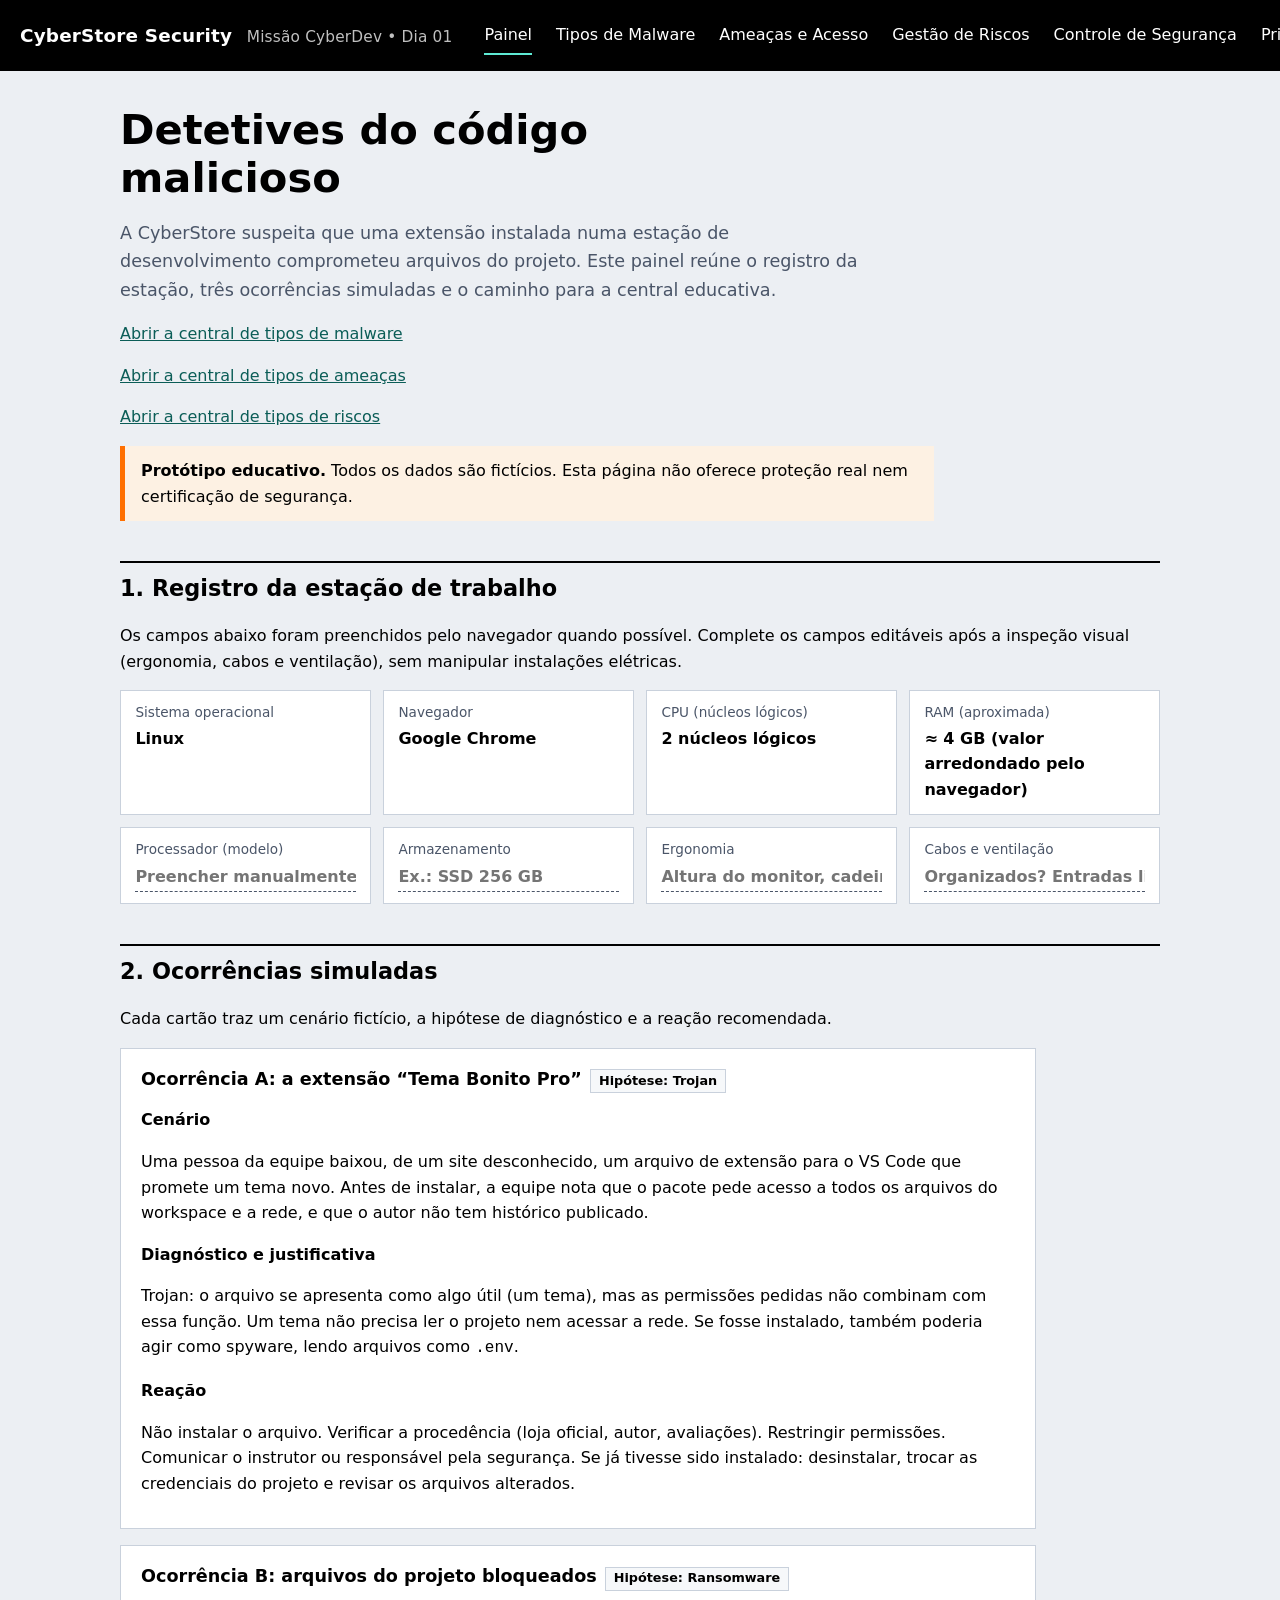
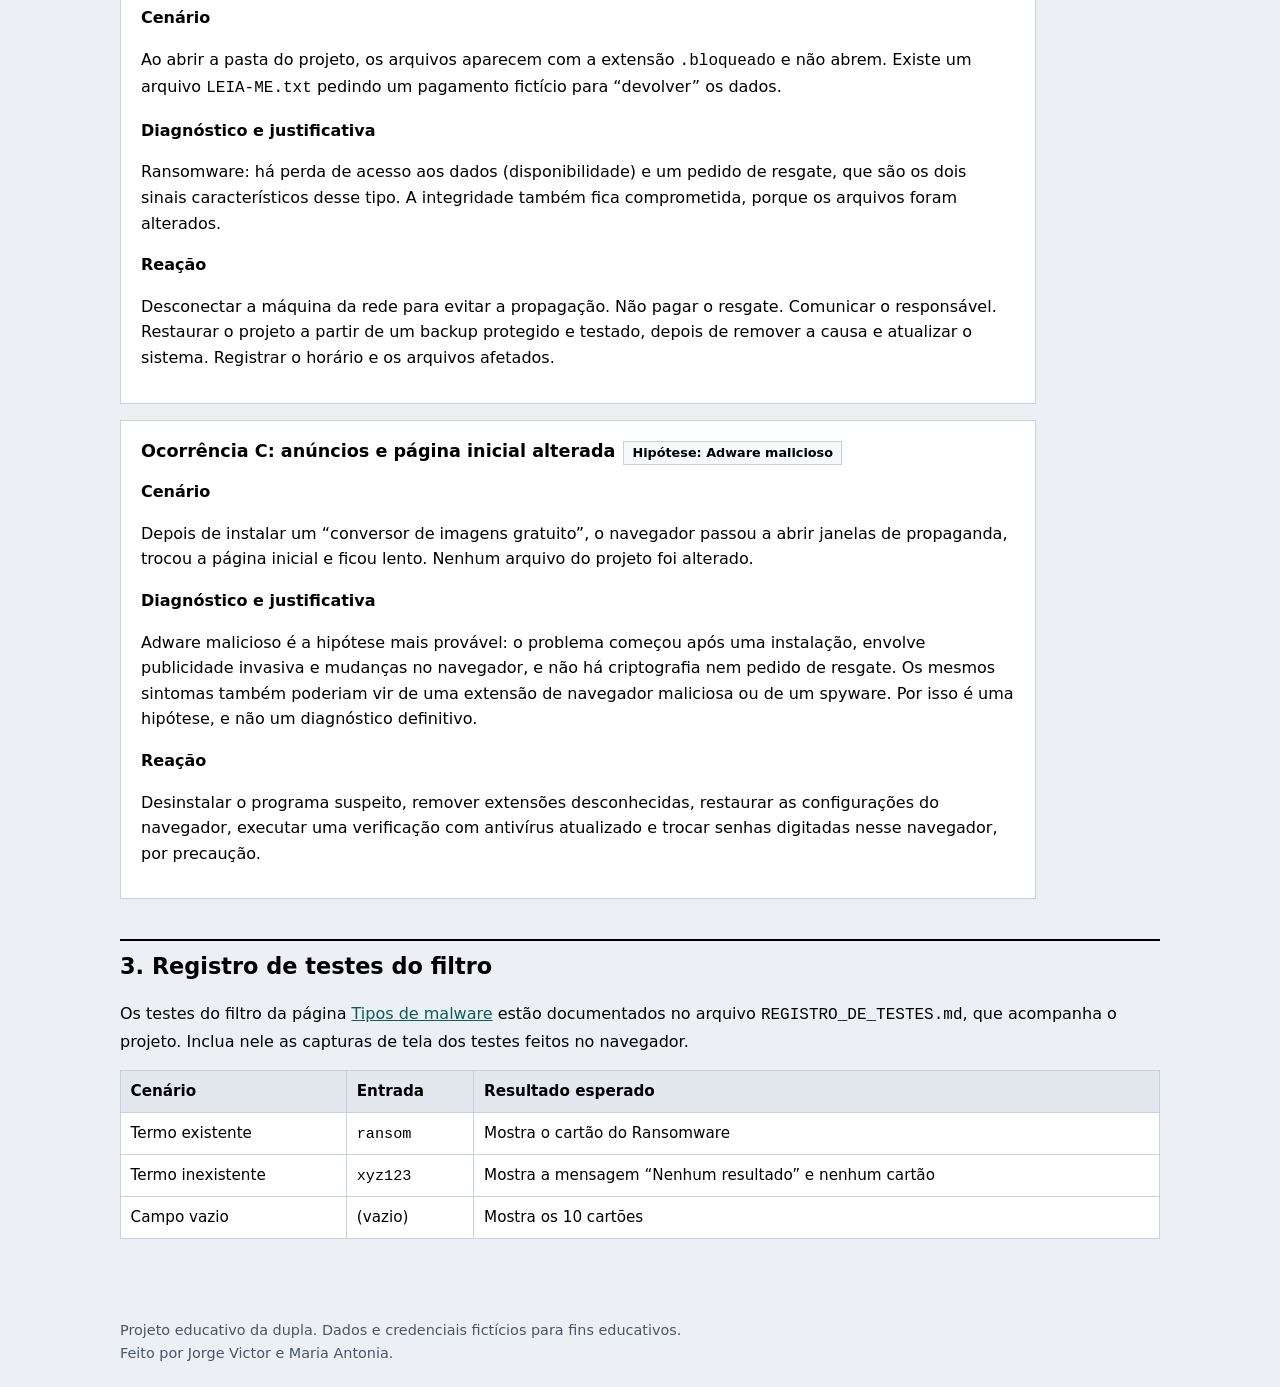
<file: index.html>
<!DOCTYPE html>
<html lang="pt-BR">

<head>
  <meta charset="UTF-8">
  <meta name="viewport" content="width=device-width, initial-scale=1">
  <title>CyberStore Security | Central de prevenção contra malware</title>
  <link rel="stylesheet" href="css/style.css">
</head>

<body>
  <a class="pular" href="#conteudo">Ir para o conteúdo</a>
  <header class="topo">
    <div class="in">
      <div class="marca">CyberStore Security <small>Missão CyberDev • Dia 01 </small> </div>
      <nav aria-label="Principal">
        <a href="index.html" aria-current="page">Painel</a>
        <a href="malware.html">Tipos de Malware</a>
        <a href="ameacas.html">Ameaças e Acesso</a>
        <a href="gestao-riscos.html">Gestão de Riscos</a>
        <a href="controles-seguranca.html">Controle de Segurança</a>
        <a href="privacidade.html" ">Privacidade</a>

      </nav>
    </div>
  </header>

  <main id=" conteudo">
          <h1>Detetives do código malicioso</h1>
          <p class="lead">A CyberStore suspeita que uma extensão instalada numa estação de desenvolvimento comprometeu
            arquivos do projeto. Este painel reúne o registro da estação, três ocorrências simuladas e o caminho para a
            central educativa.</p>
          <p><a href="malware.html">Abrir a central de tipos de malware</a></p>
          <p><a href="ameacas.html">Abrir a central de tipos de ameaças</a></p>
          <p><a href="gestao-riscos.html">Abrir a central de tipos de riscos</a></p>
          <p class="aviso"><strong>Protótipo educativo.</strong> Todos os dados são fictícios. Esta página não oferece
            proteção real nem certificação de segurança.</p>

          <h2 id="estacao">1. Registro da estação de trabalho</h2>
          <p>Os campos abaixo foram preenchidos pelo navegador quando possível. Complete os campos editáveis após a
            inspeção
            visual (ergonomia, cabos e ventilação), sem manipular instalações elétricas.</p>
          <dl class="ficha" id="ficha">
            <div>
              <dt>Sistema operacional</dt>
              <dd id="f-so">detectando…</dd>
            </div>
            <div>
              <dt>Navegador</dt>
              <dd id="f-nav">detectando…</dd>
            </div>
            <div>
              <dt>CPU (núcleos lógicos)</dt>
              <dd id="f-cpu">detectando…</dd>
            </div>
            <div>
              <dt>RAM (aproximada)</dt>
              <dd id="f-ram">detectando…</dd>
            </div>
            <div>
              <dt>Processador (modelo)</dt>
              <dd><input aria-label="Modelo do processador" placeholder="Preencher manualmente"></dd>
            </div>
            <div>
              <dt>Armazenamento</dt>
              <dd><input aria-label="Armazenamento" placeholder="Ex.: SSD 256 GB"></dd>
            </div>
            <div>
              <dt>Ergonomia</dt>
              <dd><input aria-label="Ergonomia" placeholder="Altura do monitor, cadeira…"></dd>
            </div>
            <div>
              <dt>Cabos e ventilação</dt>
              <dd><input aria-label="Cabos e ventilação" placeholder="Organizados? Entradas livres?"></dd>
            </div>
          </dl>

          <h2 id="ocorrencias">2. Ocorrências simuladas</h2>
          <p>Cada cartão traz um cenário fictício, a hipótese de diagnóstico e a reação recomendada.</p>

          <article class="ocorrencia">
            <h3>Ocorrência A: a extensão “Tema Bonito Pro” <span class="tag">Hipótese: Trojan</span></h3>
            <span class="rotulo">Cenário</span>
            <p>Uma pessoa da equipe baixou, de um site desconhecido, um arquivo de extensão para o VS Code que promete
              um tema
              novo. Antes de instalar, a equipe nota que o pacote pede acesso a todos os arquivos do workspace e a rede,
              e que
              o autor não tem histórico publicado.</p>
            <span class="rotulo">Diagnóstico e justificativa</span>
            <p>Trojan: o arquivo se apresenta como algo útil (um tema), mas as permissões pedidas não combinam com essa
              função. Um tema não precisa ler o projeto nem acessar a rede. Se fosse instalado, também poderia agir como
              spyware, lendo arquivos como <code>.env</code>.</p>
            <span class="rotulo">Reação</span>
            <p>Não instalar o arquivo. Verificar a procedência (loja oficial, autor, avaliações). Restringir permissões.
              Comunicar o instrutor ou responsável pela segurança. Se já tivesse sido instalado: desinstalar, trocar as
              credenciais do projeto e revisar os arquivos alterados.</p>
          </article>

          <article class="ocorrencia">
            <h3>Ocorrência B: arquivos do projeto bloqueados <span class="tag">Hipótese: Ransomware</span></h3>
            <span class="rotulo">Cenário</span>
            <p>Ao abrir a pasta do projeto, os arquivos aparecem com a extensão <code>.bloqueado</code> e não abrem.
              Existe um
              arquivo <code>LEIA-ME.txt</code> pedindo um pagamento fictício para “devolver” os dados.</p>
            <span class="rotulo">Diagnóstico e justificativa</span>
            <p>Ransomware: há perda de acesso aos dados (disponibilidade) e um pedido de resgate, que são os dois sinais
              característicos desse tipo. A integridade também fica comprometida, porque os arquivos foram alterados.
            </p>
            <span class="rotulo">Reação</span>
            <p>Desconectar a máquina da rede para evitar a propagação. Não pagar o resgate. Comunicar o responsável.
              Restaurar
              o projeto a partir de um backup protegido e testado, depois de remover a causa e atualizar o sistema.
              Registrar
              o horário e os arquivos afetados.</p>
          </article>

          <article class="ocorrencia">
            <h3>Ocorrência C: anúncios e página inicial alterada <span class="tag">Hipótese: Adware malicioso</span>
            </h3>
            <span class="rotulo">Cenário</span>
            <p>Depois de instalar um “conversor de imagens gratuito”, o navegador passou a abrir janelas de propaganda,
              trocou
              a página inicial e ficou lento. Nenhum arquivo do projeto foi alterado.</p>
            <span class="rotulo">Diagnóstico e justificativa</span>
            <p>Adware malicioso é a hipótese mais provável: o problema começou após uma instalação, envolve publicidade
              invasiva e mudanças no navegador, e não há criptografia nem pedido de resgate. Os mesmos sintomas também
              poderiam vir de uma extensão de navegador maliciosa ou de um spyware. Por isso é uma hipótese, e não um
              diagnóstico definitivo.</p>
            <span class="rotulo">Reação</span>
            <p>Desinstalar o programa suspeito, remover extensões desconhecidas, restaurar as configurações do
              navegador,
              executar uma verificação com antivírus atualizado e trocar senhas digitadas nesse navegador, por
              precaução.</p>
          </article>

          <h2 id="testes">3. Registro de testes do filtro</h2>
          <p>Os testes do filtro da página <a href="malware.html">Tipos de malware</a> estão documentados no arquivo
            <code>REGISTRO_DE_TESTES.md</code>, que acompanha o projeto. Inclua nele as capturas de tela dos testes
            feitos no
            navegador.
          </p>
          <div class="rolagem">
            <table>
              <thead>
                <tr>
                  <th>Cenário</th>
                  <th>Entrada</th>
                  <th>Resultado esperado</th>
                </tr>
              </thead>
              <tbody>
                <tr>
                  <td>Termo existente</td>
                  <td><code>ransom</code></td>
                  <td>Mostra o cartão do Ransomware</td>
                </tr>
                <tr>
                  <td>Termo inexistente</td>
                  <td><code>xyz123</code></td>
                  <td>Mostra a mensagem “Nenhum resultado” e nenhum cartão</td>
                </tr>
                <tr>
                  <td>Campo vazio</td>
                  <td>(vazio)</td>
                  <td>Mostra os 10 cartões</td>
                </tr>
              </tbody>
            </table>
          </div>
          </main>
          <footer>Projeto educativo da dupla. Dados e credenciais fictícios para fins educativos.<br>Feito por Jorge
            Victor e
            Maria Antonia.</footer>
          <script src="js/script.js"></script>
</body>

</html>
</file>
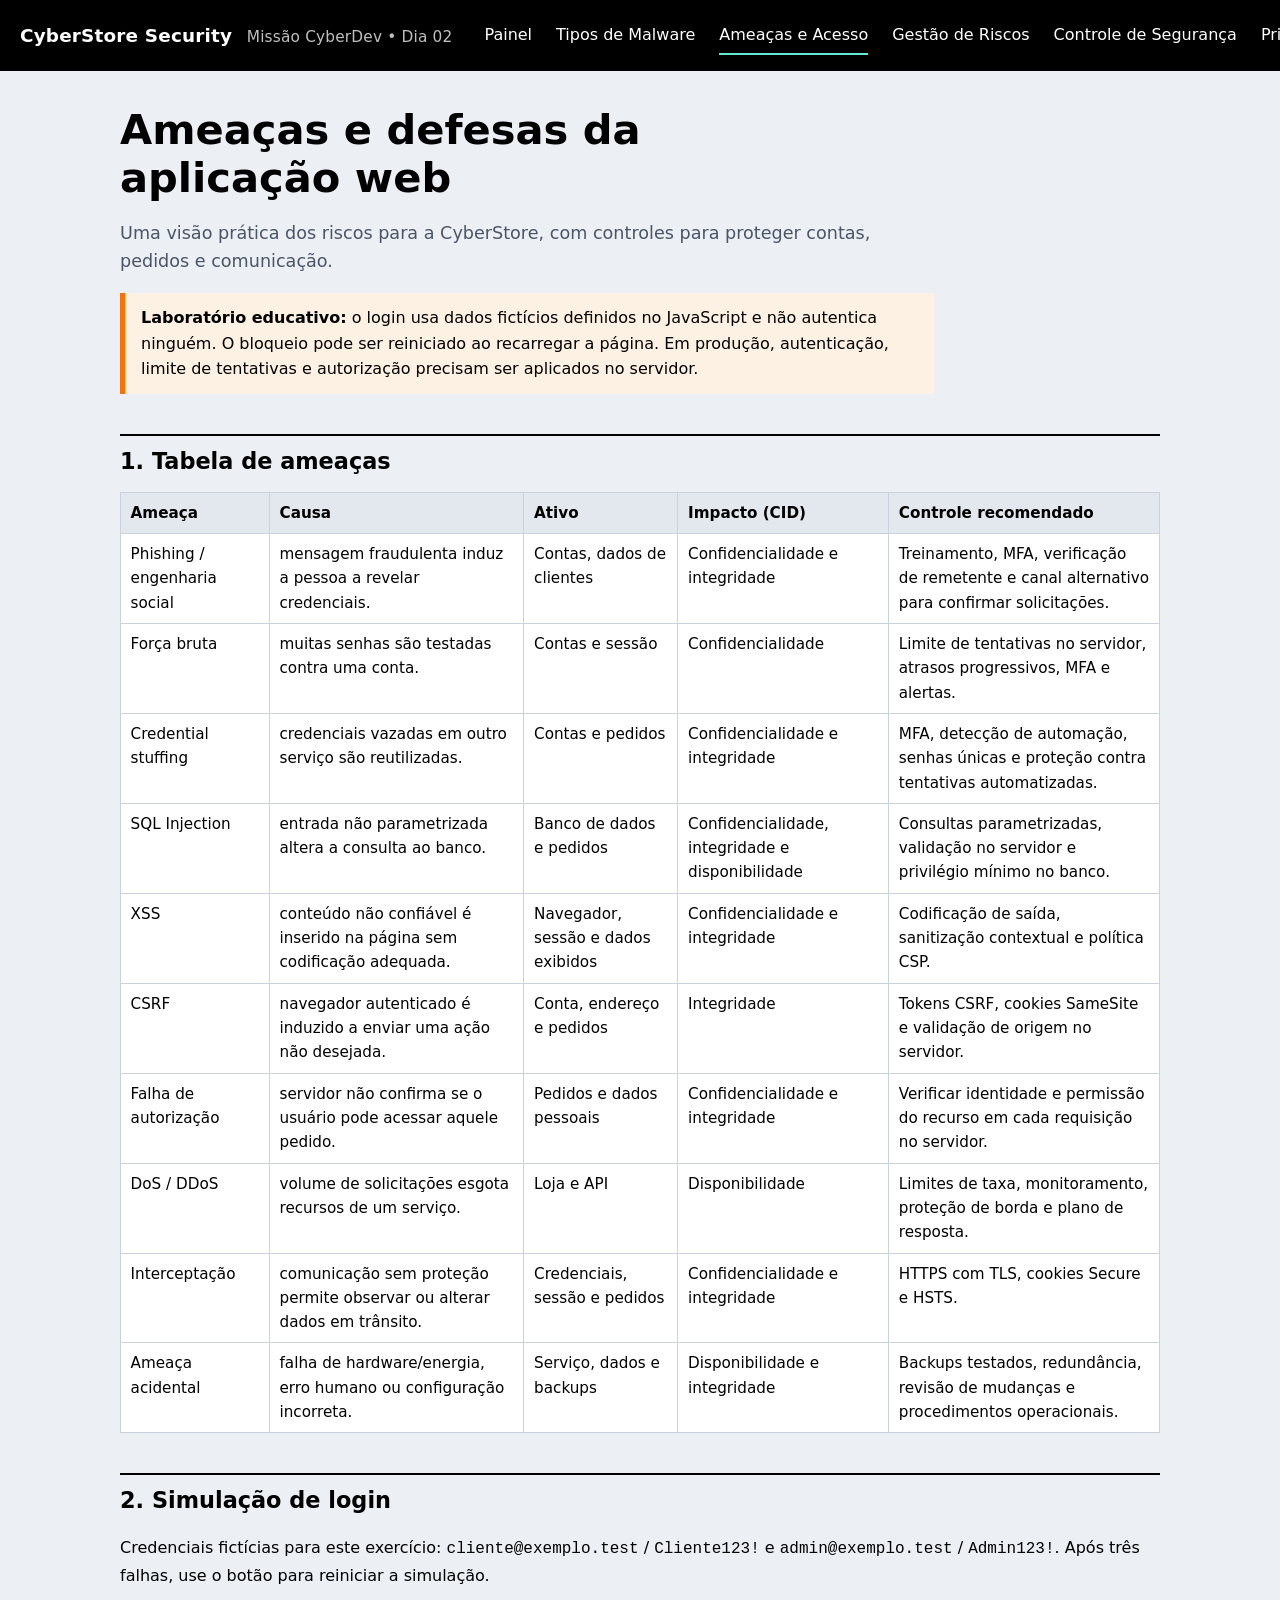
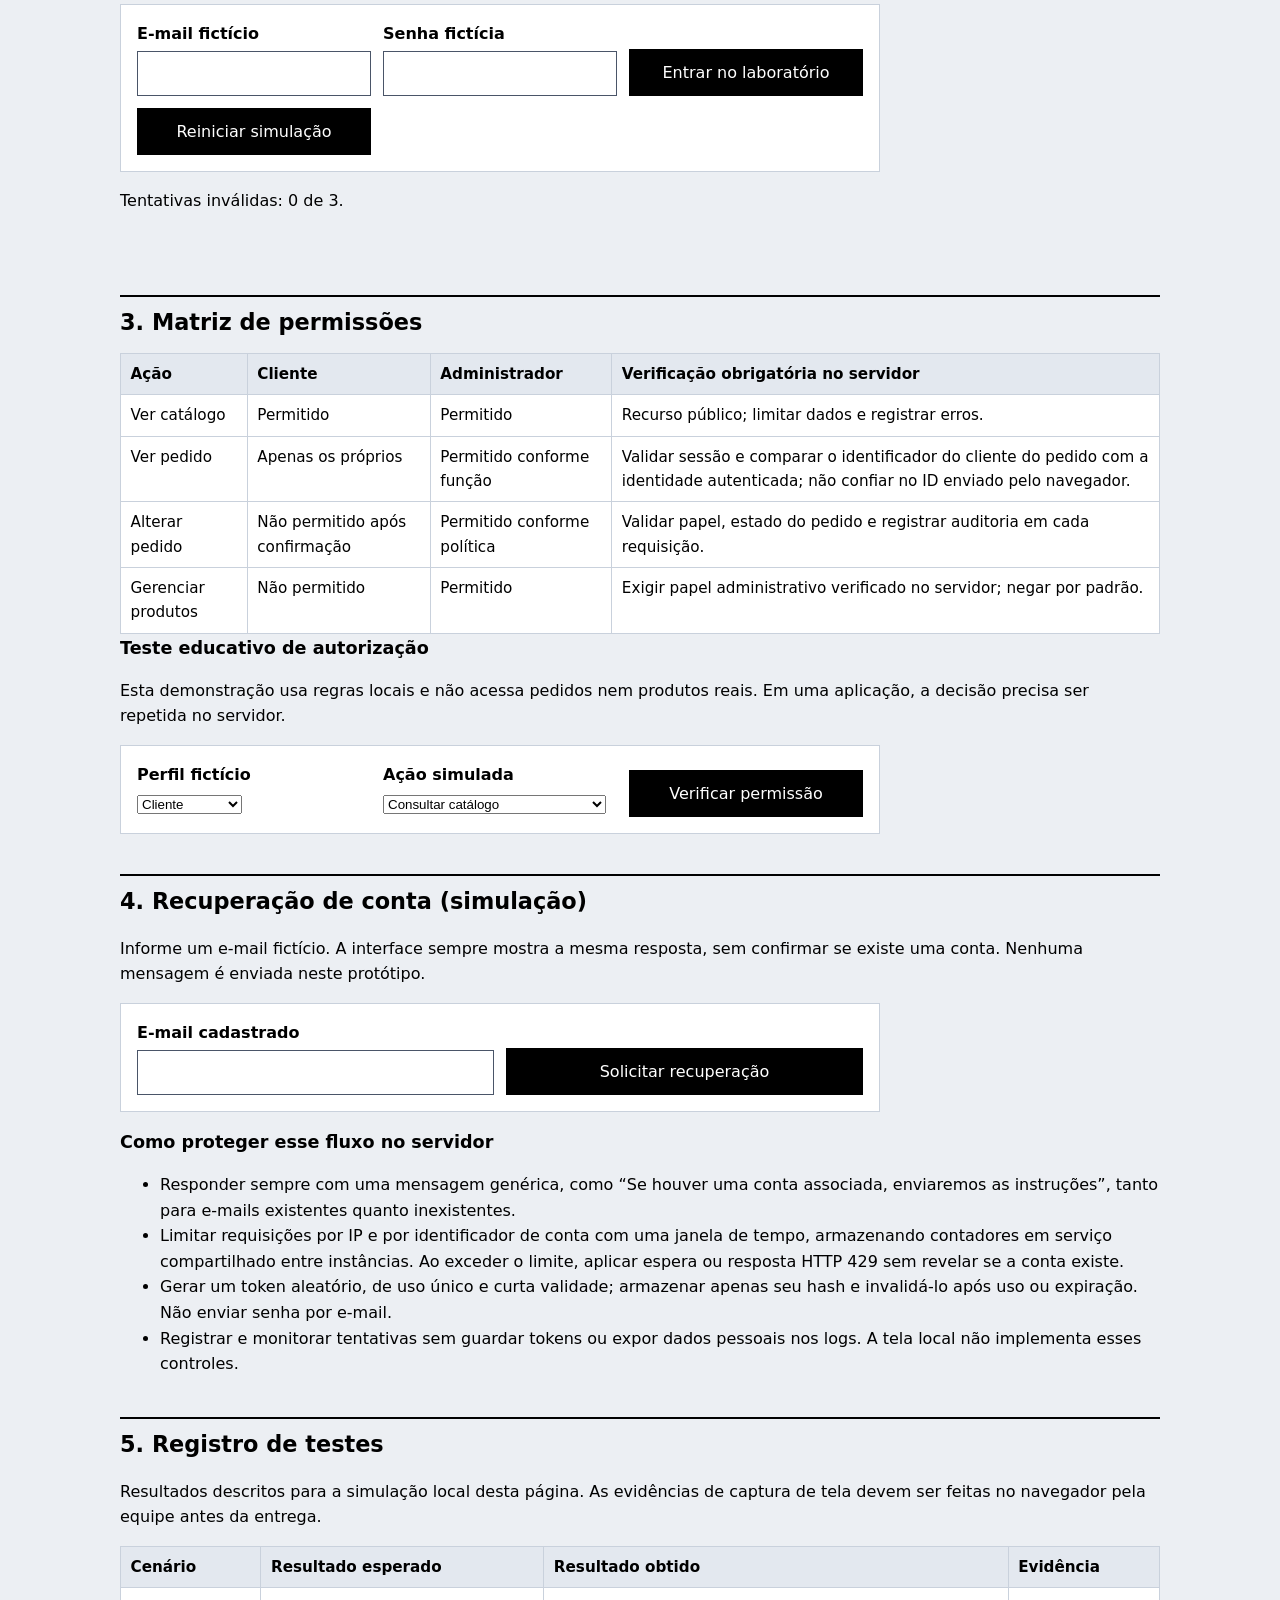
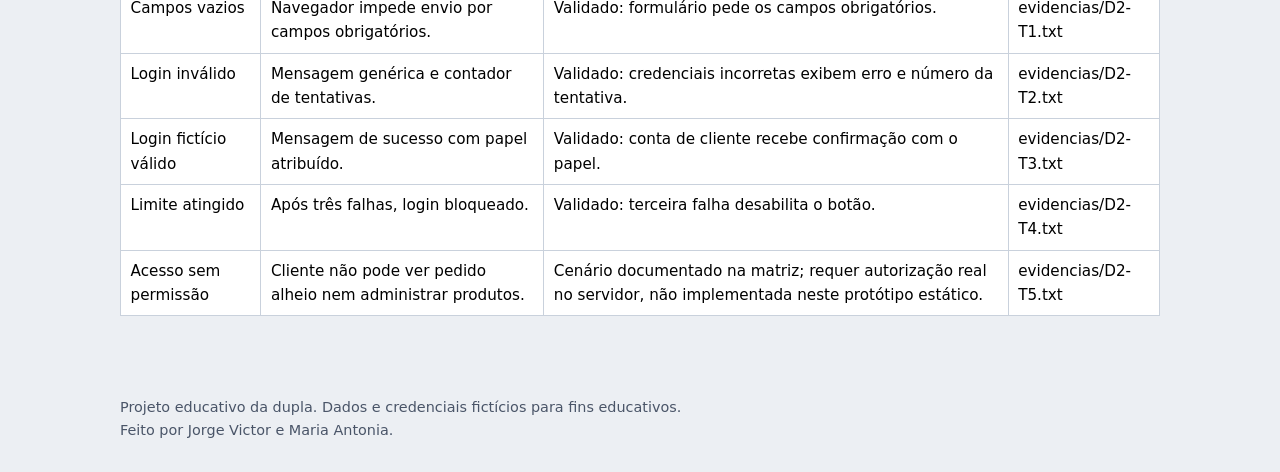
<file: ameacas.html>
<!DOCTYPE html>
<html lang="pt-BR">

<head>
  <meta charset="UTF-8">
  <meta name="viewport" content="width=device-width, initial-scale=1">
  <title>Ameaças e acesso | CyberStore Security</title>
  <link rel="stylesheet" href="css/style.css">
</head>

<body>
  <a class="pular" href="#conteudo">Ir para o conteúdo</a>
  <header class="topo">
    <div class="in">
      <div class="marca">CyberStore Security <small>Missão CyberDev • Dia 02</small></div>
      <nav aria-label="Principal">
        <a href="index.html">Painel</a>
        <a href="malware.html">Tipos de Malware</a>
        <a href="ameacas.html" aria-current="page">Ameaças e Acesso</a>
        <a href="gestao-riscos.html">Gestão de Riscos</a>
        <a href="controles-seguranca.html">Controle de Segurança</a>
        <a href="privacidade.html" ">Privacidade</a>

      </nav>
    </div>
  </header>

  <main id=" conteudo">
          <h1>Ameaças e defesas da aplicação web</h1>
          <p class="lead">Uma visão prática dos riscos para a CyberStore, com controles para proteger contas, pedidos e
            comunicação.</p>
          <p class="aviso"><strong>Laboratório educativo:</strong> o login usa dados fictícios definidos no JavaScript e
            não
            autentica ninguém. O bloqueio pode ser reiniciado ao recarregar a página. Em produção, autenticação, limite
            de
            tentativas e autorização precisam ser aplicados no servidor.</p>

          <h2 id="ameacas">1. Tabela de ameaças</h2>
          <div class="rolagem">
            <table>
              <thead>
                <tr>
                  <th>Ameaça</th>
                  <th>Causa</th>
                  <th>Ativo</th>
                  <th>Impacto (CID)</th>
                  <th>Controle recomendado</th>
                </tr>
              </thead>
              <tbody>
                <tr>
                  <td>Phishing / engenharia social</td>
                  <td>mensagem fraudulenta induz a pessoa a revelar credenciais.</td>
                  <td>Contas, dados de clientes</td>
                  <td>Confidencialidade e integridade</td>
                  <td>Treinamento, MFA, verificação de remetente e canal alternativo para confirmar solicitações.</td>
                </tr>
                <tr>
                  <td>Força bruta</td>
                  <td>muitas senhas são testadas contra uma conta.</td>
                  <td>Contas e sessão</td>
                  <td>Confidencialidade</td>
                  <td>Limite de tentativas no servidor, atrasos progressivos, MFA e alertas.</td>
                </tr>
                <tr>
                  <td>Credential stuffing</td>
                  <td>credenciais vazadas em outro serviço são reutilizadas.</td>
                  <td>Contas e pedidos</td>
                  <td>Confidencialidade e integridade</td>
                  <td>MFA, detecção de automação, senhas únicas e proteção contra tentativas automatizadas.</td>
                </tr>
                <tr>
                  <td>SQL Injection</td>
                  <td>entrada não parametrizada altera a consulta ao banco.</td>
                  <td>Banco de dados e pedidos</td>
                  <td>Confidencialidade, integridade e disponibilidade</td>
                  <td>Consultas parametrizadas, validação no servidor e privilégio mínimo no banco.</td>
                </tr>
                <tr>
                  <td>XSS</td>
                  <td>conteúdo não confiável é inserido na página sem codificação adequada.</td>
                  <td>Navegador, sessão e dados exibidos</td>
                  <td>Confidencialidade e integridade</td>
                  <td>Codificação de saída, sanitização contextual e política CSP.</td>
                </tr>
                <tr>
                  <td>CSRF</td>
                  <td>navegador autenticado é induzido a enviar uma ação não desejada.</td>
                  <td>Conta, endereço e pedidos</td>
                  <td>Integridade</td>
                  <td>Tokens CSRF, cookies SameSite e validação de origem no servidor.</td>
                </tr>
                <tr>
                  <td>Falha de autorização</td>
                  <td>servidor não confirma se o usuário pode acessar aquele pedido.</td>
                  <td>Pedidos e dados pessoais</td>
                  <td>Confidencialidade e integridade</td>
                  <td>Verificar identidade e permissão do recurso em cada requisição no servidor.</td>
                </tr>
                <tr>
                  <td>DoS / DDoS</td>
                  <td>volume de solicitações esgota recursos de um serviço.</td>
                  <td>Loja e API</td>
                  <td>Disponibilidade</td>
                  <td>Limites de taxa, monitoramento, proteção de borda e plano de resposta.</td>
                </tr>
                <tr>
                  <td>Interceptação</td>
                  <td>comunicação sem proteção permite observar ou alterar dados em trânsito.</td>
                  <td>Credenciais, sessão e pedidos</td>
                  <td>Confidencialidade e integridade</td>
                  <td>HTTPS com TLS, cookies Secure e HSTS.</td>
                </tr>
                <tr>
                  <td>Ameaça acidental</td>
                  <td>falha de hardware/energia, erro humano ou configuração incorreta.</td>
                  <td>Serviço, dados e backups</td>
                  <td>Disponibilidade e integridade</td>
                  <td>Backups testados, redundância, revisão de mudanças e procedimentos operacionais.</td>
                </tr>
              </tbody>
            </table>
          </div>

          <h2 id="login">2. Simulação de login</h2>
          <p>Credenciais fictícias para este exercício: <code>cliente@exemplo.test</code> / <code>Cliente123!</code> e
            <code>admin@exemplo.test</code> / <code>Admin123!</code>. Após três falhas, use o botão para reiniciar a
            simulação.
          </p>
          <form class="login-demo" id="login-form" novalidate>
            <div><label for="login-email">E-mail fictício</label><input id="login-email" name="email" type="email"
                autocomplete="username" required></div>
            <div><label for="login-senha">Senha fictícia</label><input id="login-senha" name="senha" type="password"
                autocomplete="current-password" required></div>
            <button type="submit" id="login-submit">Entrar no laboratório</button>
            <button type="button" class="sec" id="login-reset">Reiniciar simulação</button>
          </form>
          <p id="login-status" role="status" aria-live="polite"></p>

          <h2 id="permissoes">3. Matriz de permissões</h2>
          <div class="rolagem">
            <table>
              <thead>
                <tr>
                  <th>Ação</th>
                  <th>Cliente</th>
                  <th>Administrador</th>
                  <th>Verificação obrigatória no servidor</th>
                </tr>
              </thead>
              <tbody>
                <tr>
                  <td>Ver catálogo</td>
                  <td>Permitido</td>
                  <td>Permitido</td>
                  <td>Recurso público; limitar dados e registrar erros.</td>
                </tr>
                <tr>
                  <td>Ver pedido</td>
                  <td>Apenas os próprios</td>
                  <td>Permitido conforme função</td>
                  <td>Validar sessão e comparar o identificador do cliente do pedido com a identidade autenticada; não
                    confiar
                    no ID enviado pelo navegador.</td>
                </tr>
                <tr>
                  <td>Alterar pedido</td>
                  <td>Não permitido após confirmação</td>
                  <td>Permitido conforme política</td>
                  <td>Validar papel, estado do pedido e registrar auditoria em cada requisição.</td>
                </tr>
                <tr>
                  <td>Gerenciar produtos</td>
                  <td>Não permitido</td>
                  <td>Permitido</td>
                  <td>Exigir papel administrativo verificado no servidor; negar por padrão.</td>
                </tr>
              </tbody>
            </table>
          </div>

          <h3>Teste educativo de autorização</h3>
          <p>Esta demonstração usa regras locais e não acessa pedidos nem produtos reais. Em uma aplicação, a decisão
            precisa
            ser repetida no servidor.</p>
          <form class="login-demo" id="permissao-form">
            <div><label for="perfil-teste">Perfil fictício</label><select id="perfil-teste">
                <option value="cliente">Cliente</option>
                <option value="administrador">Administrador</option>
              </select></div>
            <div><label for="acao-teste">Ação simulada</label><select id="acao-teste">
                <option value="catalogo">Consultar catálogo</option>
                <option value="pedido-proprio">Consultar pedido próprio</option>
                <option value="pedido-alheio">Consultar pedido de outra pessoa</option>
                <option value="produto">Gerenciar produtos</option>
              </select></div>
            <button type="submit">Verificar permissão</button>
          </form>
          <p id="permissao-status" role="status" aria-live="polite"></p>

          <h2 id="recuperacao">4. Recuperação de conta (simulação)</h2>
          <p>Informe um e-mail fictício. A interface sempre mostra a mesma resposta, sem confirmar se existe uma conta.
            Nenhuma mensagem é enviada neste protótipo.</p>
          <form class="login-demo" id="recuperacao-form" novalidate>
            <div><label for="recuperacao-email">E-mail cadastrado</label><input id="recuperacao-email" name="email"
                type="email" autocomplete="email" required></div>
            <button type="submit">Solicitar recuperação</button>
          </form>
          <p id="recuperacao-status" role="status" aria-live="polite"></p>

          <h3>Como proteger esse fluxo no servidor</h3>
          <ul>
            <li>Responder sempre com uma mensagem genérica, como “Se houver uma conta associada, enviaremos as
              instruções”,
              tanto para e-mails existentes quanto inexistentes.</li>
            <li>Limitar requisições por IP e por identificador de conta com uma janela de tempo, armazenando contadores
              em
              serviço compartilhado entre instâncias. Ao exceder o limite, aplicar espera ou resposta HTTP 429 sem
              revelar se
              a conta existe.</li>
            <li>Gerar um token aleatório, de uso único e curta validade; armazenar apenas seu hash e invalidá-lo após
              uso ou
              expiração. Não enviar senha por e-mail.</li>
            <li>Registrar e monitorar tentativas sem guardar tokens ou expor dados pessoais nos logs. A tela local não
              implementa esses controles.</li>
          </ul>

          <h2 id="testes-dia02">5. Registro de testes</h2>
          <p>Resultados descritos para a simulação local desta página. As evidências de captura de tela devem ser feitas
            no
            navegador pela equipe antes da entrega.</p>
          <div class="rolagem">
            <table>
              <thead>
                <tr>
                  <th>Cenário</th>
                  <th>Resultado esperado</th>
                  <th>Resultado obtido</th>
                  <th>Evidência</th>
                </tr>
              </thead>
              <tbody>
                <tr>
                  <td>Campos vazios</td>
                  <td>Navegador impede envio por campos obrigatórios.</td>
                  <td>Validado: formulário pede os campos obrigatórios.</td>
                  <td>evidencias/D2-T1.txt</td>
                </tr>
                <tr>
                  <td>Login inválido</td>
                  <td>Mensagem genérica e contador de tentativas.</td>
                  <td>Validado: credenciais incorretas exibem erro e número da tentativa.</td>
                  <td>evidencias/D2-T2.txt</td>
                </tr>
                <tr>
                  <td>Login fictício válido</td>
                  <td>Mensagem de sucesso com papel atribuído.</td>
                  <td>Validado: conta de cliente recebe confirmação com o papel.</td>
                  <td>evidencias/D2-T3.txt</td>
                </tr>
                <tr>
                  <td>Limite atingido</td>
                  <td>Após três falhas, login bloqueado.</td>
                  <td>Validado: terceira falha desabilita o botão.</td>
                  <td>evidencias/D2-T4.txt</td>
                </tr>
                <tr>
                  <td>Acesso sem permissão</td>
                  <td>Cliente não pode ver pedido alheio nem administrar produtos.</td>
                  <td>Cenário documentado na matriz; requer autorização real no servidor, não implementada neste
                    protótipo
                    estático.</td>
                  <td>evidencias/D2-T5.txt</td>
                </tr>
              </tbody>
            </table>
          </div>
          </main>
          <footer>Projeto educativo da dupla. Dados e credenciais fictícios para fins educativos.<br>Feito por Jorge
            Victor e
            Maria Antonia.</footer>
          <script src="js/ameacas.js"></script>
</body>

</html>
</file>
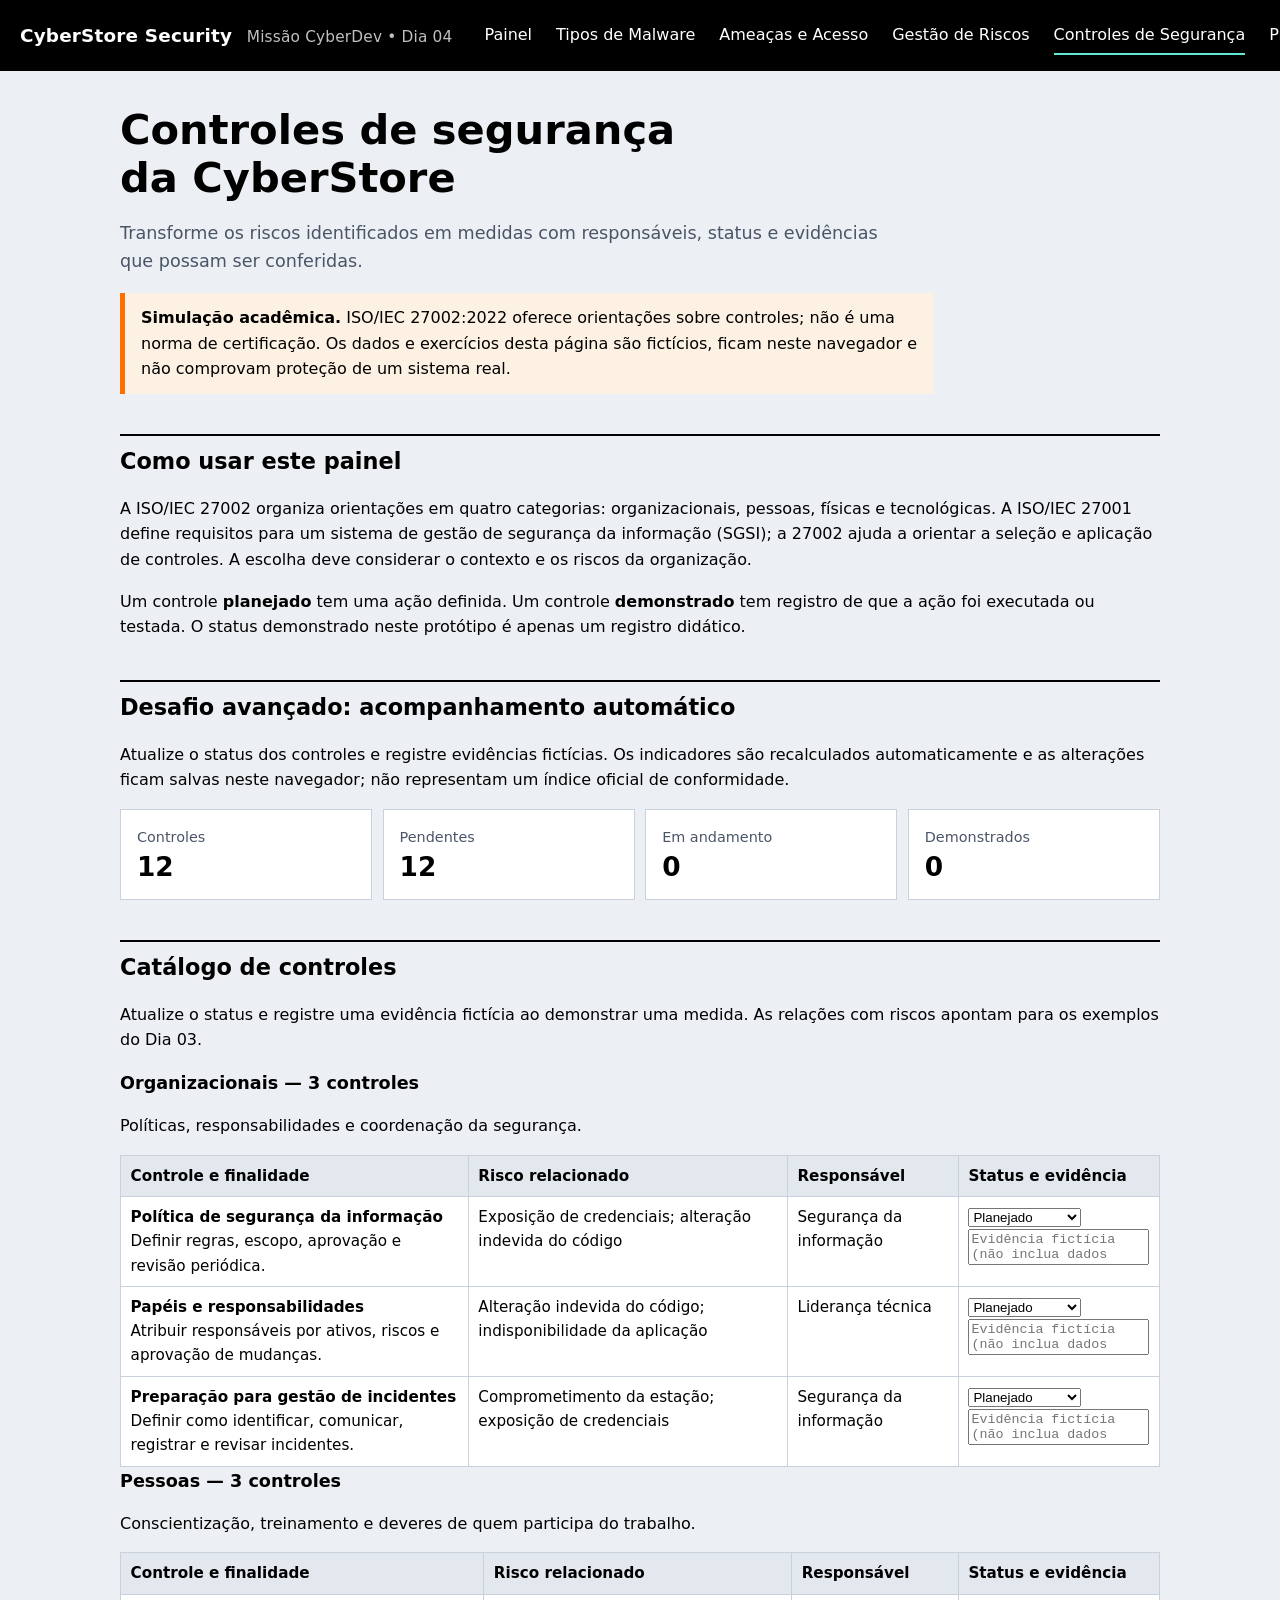
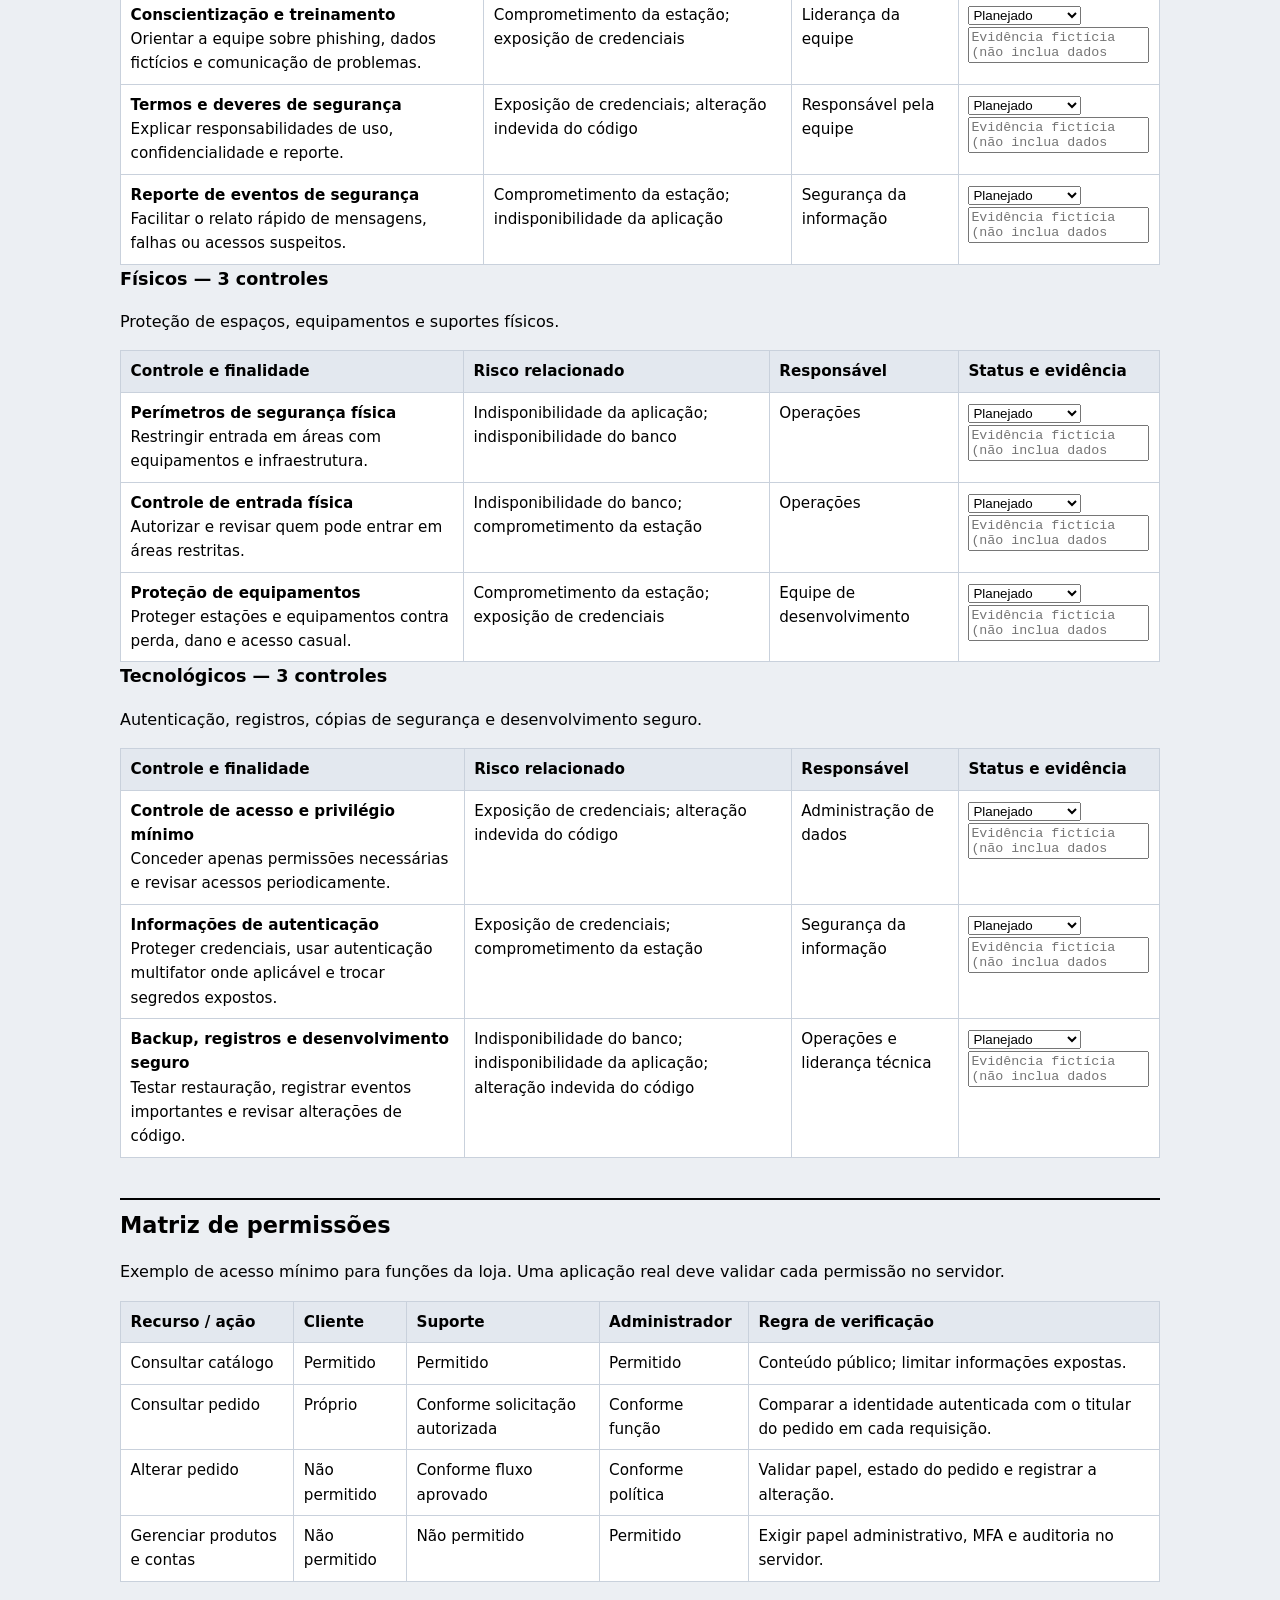
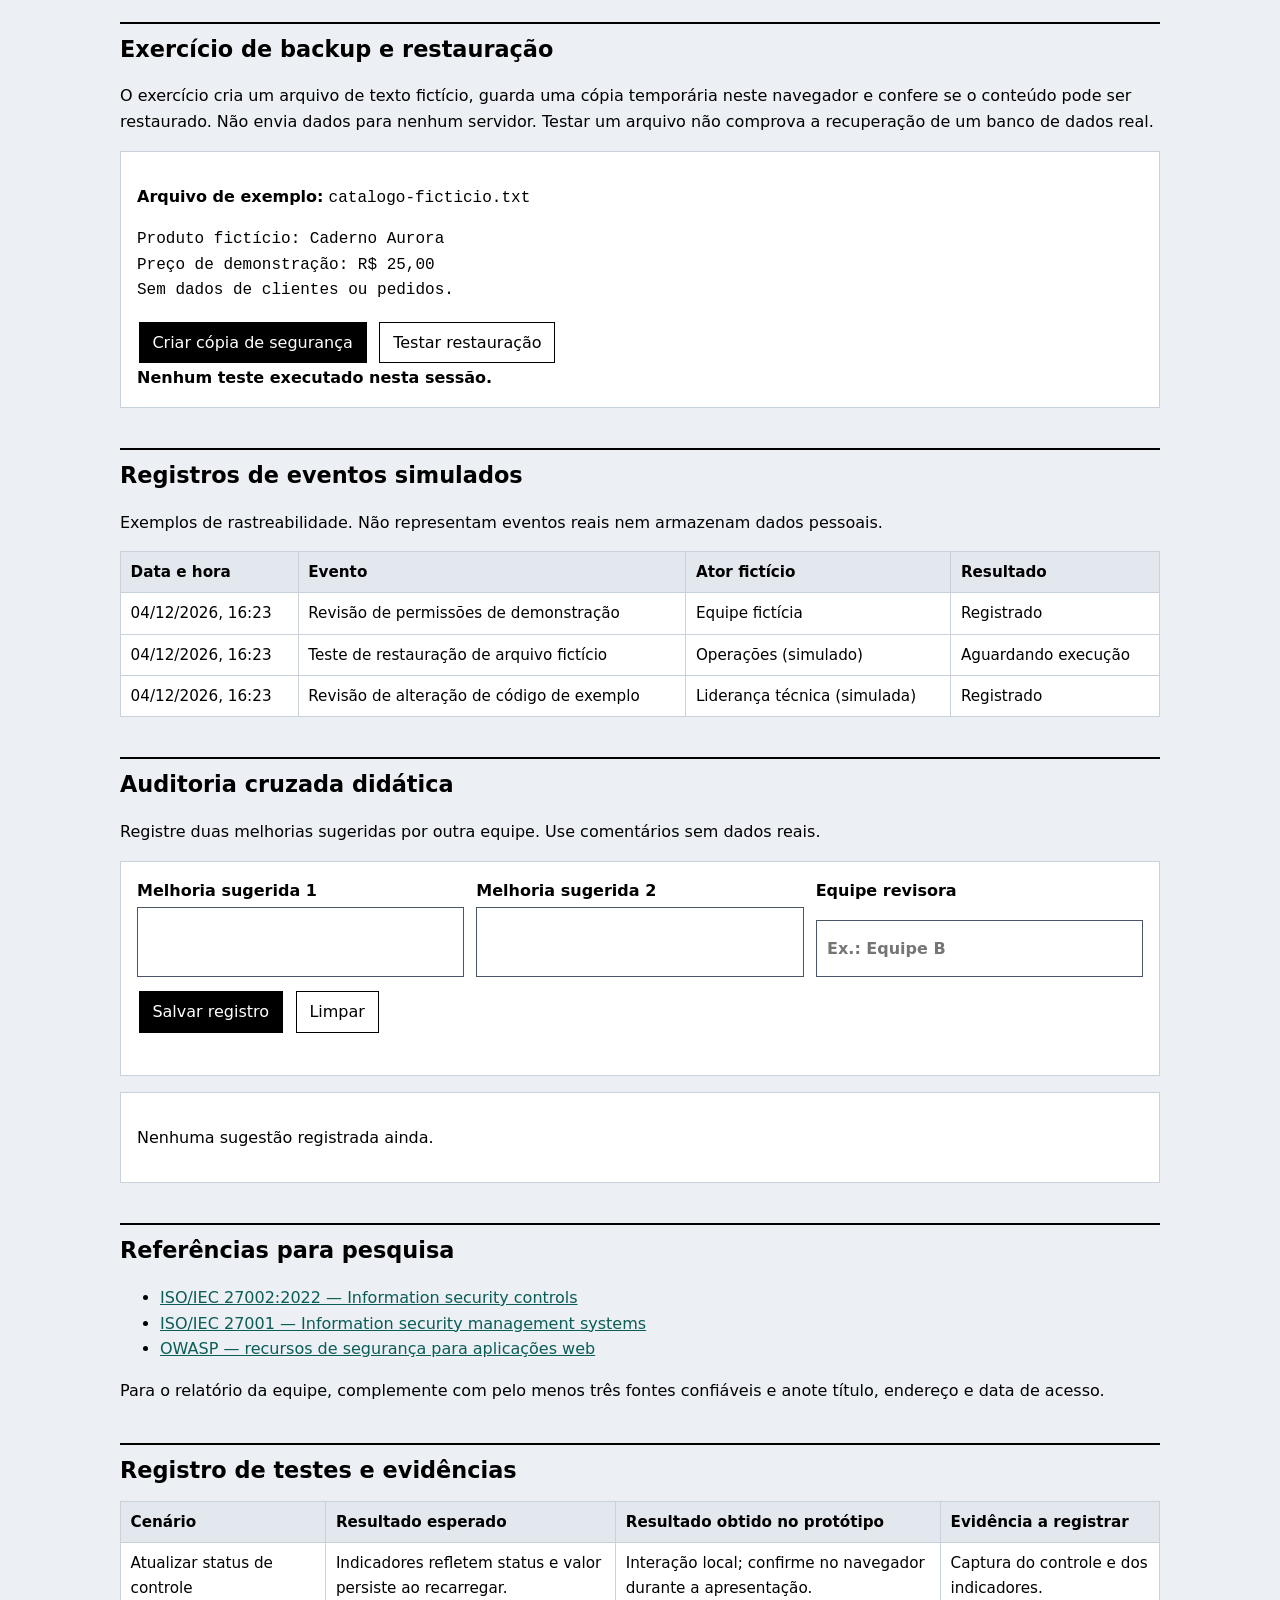
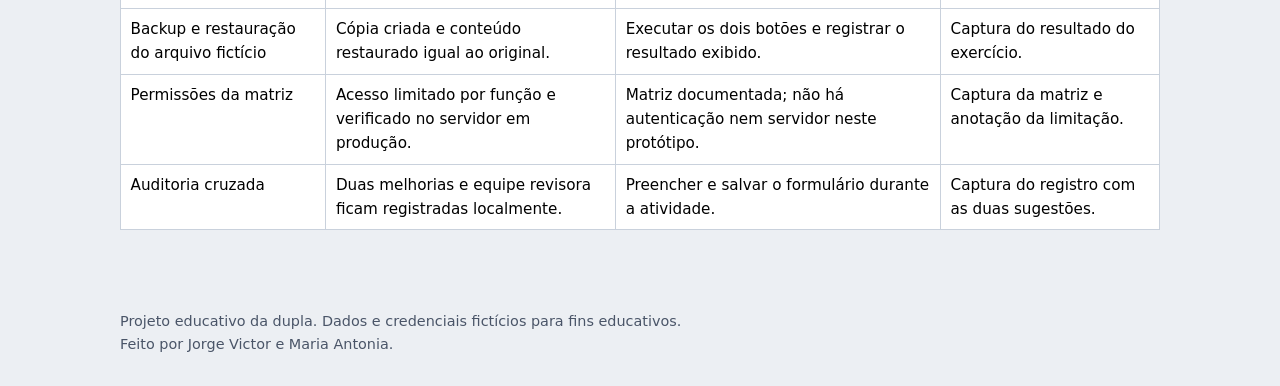
<file: controles-seguranca.html>
<!DOCTYPE html>
<html lang="pt-BR">

<head>
  <meta charset="UTF-8">
  <meta name="viewport" content="width=device-width, initial-scale=1">
  <title>Controles de segurança | CyberStore Security</title>
  <link rel="stylesheet" href="css/style.css">
</head>

<body>
  <a class="pular" href="#conteudo">Ir para o conteúdo</a>
  <header class="topo">
    <div class="in">
      <div class="marca">CyberStore Security <small>Missão CyberDev • Dia 04</small></div>
      <nav aria-label="Principal">
        <a href="index.html">Painel</a><a href="malware.html">Tipos de Malware</a>
        <a href="ameacas.html">Ameaças e Acesso</a><a href="gestao-riscos.html">Gestão de Riscos</a>
        <a href="controles-seguranca.html" aria-current="page">Controles de Segurança</a>
        <a href="privacidade.html" ">Privacidade</a>

    </nav>
  </div></header>
  <main id=" conteudo">
          <h1>Controles de segurança da CyberStore</h1>
          <p class="lead">Transforme os riscos identificados em medidas com responsáveis, status e evidências que possam
            ser conferidas.</p>
          <p class="aviso"><strong>Simulação acadêmica.</strong> ISO/IEC 27002:2022 oferece orientações sobre controles;
            não é uma norma de certificação. Os dados e exercícios desta página são fictícios, ficam neste navegador e
            não comprovam proteção de um sistema real.</p>

          <section aria-labelledby="conceito-titulo">
            <h2 id="conceito-titulo">Como usar este painel</h2>
            <p>A ISO/IEC 27002 organiza orientações em quatro categorias: organizacionais, pessoas, físicas e
              tecnológicas. A ISO/IEC 27001 define requisitos para um sistema de gestão de segurança da informação
              (SGSI); a 27002 ajuda a orientar a seleção e aplicação de controles. A escolha deve considerar o contexto
              e os riscos da organização.</p>
            <p>Um controle <strong>planejado</strong> tem uma ação definida. Um controle <strong>demonstrado</strong>
              tem registro de que a ação foi executada ou testada. O status demonstrado neste protótipo é apenas um
              registro didático.</p>
          </section>

          <section aria-labelledby="indicadores-titulo">
            <h2 id="indicadores-titulo">Desafio avançado: acompanhamento automático</h2>
            <p>Atualize o status dos controles e registre evidências fictícias. Os indicadores são recalculados
              automaticamente e as alterações ficam salvas neste navegador; não representam um índice oficial de
              conformidade.</p>
            <div id="indicadores-controles" class="metricas" aria-live="polite"></div>
          </section>

          <section aria-labelledby="catalogo-titulo">
            <h2 id="catalogo-titulo">Catálogo de controles</h2>
            <p>Atualize o status e registre uma evidência fictícia ao demonstrar uma medida. As relações com riscos
              apontam para os exemplos do Dia 03.</p>
            <div id="controles-categorias"></div>
          </section>

          <section aria-labelledby="permissoes-titulo">
            <h2 id="permissoes-titulo">Matriz de permissões</h2>
            <p>Exemplo de acesso mínimo para funções da loja. Uma aplicação real deve validar cada permissão no
              servidor.</p>
            <div class="rolagem">
              <table>
                <thead>
                  <tr>
                    <th>Recurso / ação</th>
                    <th>Cliente</th>
                    <th>Suporte</th>
                    <th>Administrador</th>
                    <th>Regra de verificação</th>
                  </tr>
                </thead>
                <tbody>
                  <tr>
                    <td>Consultar catálogo</td>
                    <td>Permitido</td>
                    <td>Permitido</td>
                    <td>Permitido</td>
                    <td>Conteúdo público; limitar informações expostas.</td>
                  </tr>
                  <tr>
                    <td>Consultar pedido</td>
                    <td>Próprio</td>
                    <td>Conforme solicitação autorizada</td>
                    <td>Conforme função</td>
                    <td>Comparar a identidade autenticada com o titular do pedido em cada requisição.</td>
                  </tr>
                  <tr>
                    <td>Alterar pedido</td>
                    <td>Não permitido</td>
                    <td>Conforme fluxo aprovado</td>
                    <td>Conforme política</td>
                    <td>Validar papel, estado do pedido e registrar a alteração.</td>
                  </tr>
                  <tr>
                    <td>Gerenciar produtos e contas</td>
                    <td>Não permitido</td>
                    <td>Não permitido</td>
                    <td>Permitido</td>
                    <td>Exigir papel administrativo, MFA e auditoria no servidor.</td>
                  </tr>
                </tbody>
              </table>
            </div>
          </section>

          <section aria-labelledby="backup-titulo">
            <h2 id="backup-titulo">Exercício de backup e restauração</h2>
            <p>O exercício cria um arquivo de texto fictício, guarda uma cópia temporária neste navegador e confere se o
              conteúdo pode ser restaurado. Não envia dados para nenhum servidor. Testar um arquivo não comprova a
              recuperação de um banco de dados real.</p>
            <div class="painel">
              <p><strong>Arquivo de exemplo:</strong> <code>catalogo-ficticio.txt</code></p>
              <pre id="backup-conteudo">Produto fictício: Caderno Aurora
Preço de demonstração: R$ 25,00
Sem dados de clientes ou pedidos.</pre>
              <div class="acoes"><button type="button" id="backup-criar">Criar cópia de segurança</button><button
                  type="button" id="backup-restaurar" class="sec">Testar restauração</button></div>
              <p id="backup-status" class="mensagem" role="status" aria-live="polite">Nenhum teste executado nesta
                sessão.</p>
            </div>
          </section>

          <section aria-labelledby="eventos-titulo">
            <h2 id="eventos-titulo">Registros de eventos simulados</h2>
            <p>Exemplos de rastreabilidade. Não representam eventos reais nem armazenam dados pessoais.</p>
            <div class="rolagem">
              <table>
                <thead>
                  <tr>
                    <th>Data e hora</th>
                    <th>Evento</th>
                    <th>Ator fictício</th>
                    <th>Resultado</th>
                  </tr>
                </thead>
                <tbody id="eventos-lista"></tbody>
              </table>
            </div>
          </section>

          <section aria-labelledby="auditoria-titulo">
            <h2 id="auditoria-titulo">Auditoria cruzada didática</h2>
            <p>Registre duas melhorias sugeridas por outra equipe. Use comentários sem dados reais.</p>
            <form id="auditoria-form" class="form-painel">
              <div class="campos"><label>Melhoria sugerida 1<textarea id="melhoria-1" required maxlength="240"
                    rows="2"></textarea></label>
                <label>Melhoria sugerida 2<textarea id="melhoria-2" required maxlength="240"
                    rows="2"></textarea></label>
                <label>Equipe revisora<input id="equipe-revisora" maxlength="80" placeholder="Ex.: Equipe B"></label>
              </div>
              <div class="acoes"><button type="submit">Salvar registro</button><button type="button" class="sec"
                  id="auditoria-limpar">Limpar</button></div>
              <p id="auditoria-status" class="mensagem" role="status" aria-live="polite"></p>
            </form>
            <div id="auditoria-registro" class="painel" aria-live="polite"></div>
          </section>

          <section aria-labelledby="referencias-titulo">
            <h2 id="referencias-titulo">Referências para pesquisa</h2>
            <ul>
              <li><a href="https://www.iso.org/standard/75652.html" target="_blank" rel="noopener noreferrer">ISO/IEC
                  27002:2022 — Information security controls</a></li>
              <li><a href="https://www.iso.org/standard/27001" target="_blank" rel="noopener noreferrer">ISO/IEC 27001 —
                  Information security management systems</a></li>
              <li><a href="https://owasp.org/" target="_blank" rel="noopener noreferrer">OWASP — recursos de segurança
                  para aplicações web</a></li>
            </ul>
            <p>Para o relatório da equipe, complemente com pelo menos três fontes confiáveis e anote título, endereço e
              data de acesso.</p>
          </section>

          <section aria-labelledby="testes-titulo">
            <h2 id="testes-titulo">Registro de testes e evidências</h2>
            <div class="rolagem">
              <table>
                <thead>
                  <tr>
                    <th>Cenário</th>
                    <th>Resultado esperado</th>
                    <th>Resultado obtido no protótipo</th>
                    <th>Evidência a registrar</th>
                  </tr>
                </thead>
                <tbody>
                  <tr>
                    <td>Atualizar status de controle</td>
                    <td>Indicadores refletem status e valor persiste ao recarregar.</td>
                    <td>Interação local; confirme no navegador durante a apresentação.</td>
                    <td>Captura do controle e dos indicadores.</td>
                  </tr>
                  <tr>
                    <td>Backup e restauração do arquivo fictício</td>
                    <td>Cópia criada e conteúdo restaurado igual ao original.</td>
                    <td>Executar os dois botões e registrar o resultado exibido.</td>
                    <td>Captura do resultado do exercício.</td>
                  </tr>
                  <tr>
                    <td>Permissões da matriz</td>
                    <td>Acesso limitado por função e verificado no servidor em produção.</td>
                    <td>Matriz documentada; não há autenticação nem servidor neste protótipo.</td>
                    <td>Captura da matriz e anotação da limitação.</td>
                  </tr>
                  <tr>
                    <td>Auditoria cruzada</td>
                    <td>Duas melhorias e equipe revisora ficam registradas localmente.</td>
                    <td>Preencher e salvar o formulário durante a atividade.</td>
                    <td>Captura do registro com as duas sugestões.</td>
                  </tr>
                </tbody>
              </table>
            </div>
          </section>
          </main>
          <footer>Projeto educativo da dupla. Dados e credenciais fictícios para fins educativos.<br>Feito por Jorge
            Victor e Maria Antonia.</footer>
          <script src="js/controles-seguranca.js"></script>
</body>

</html>
</file>
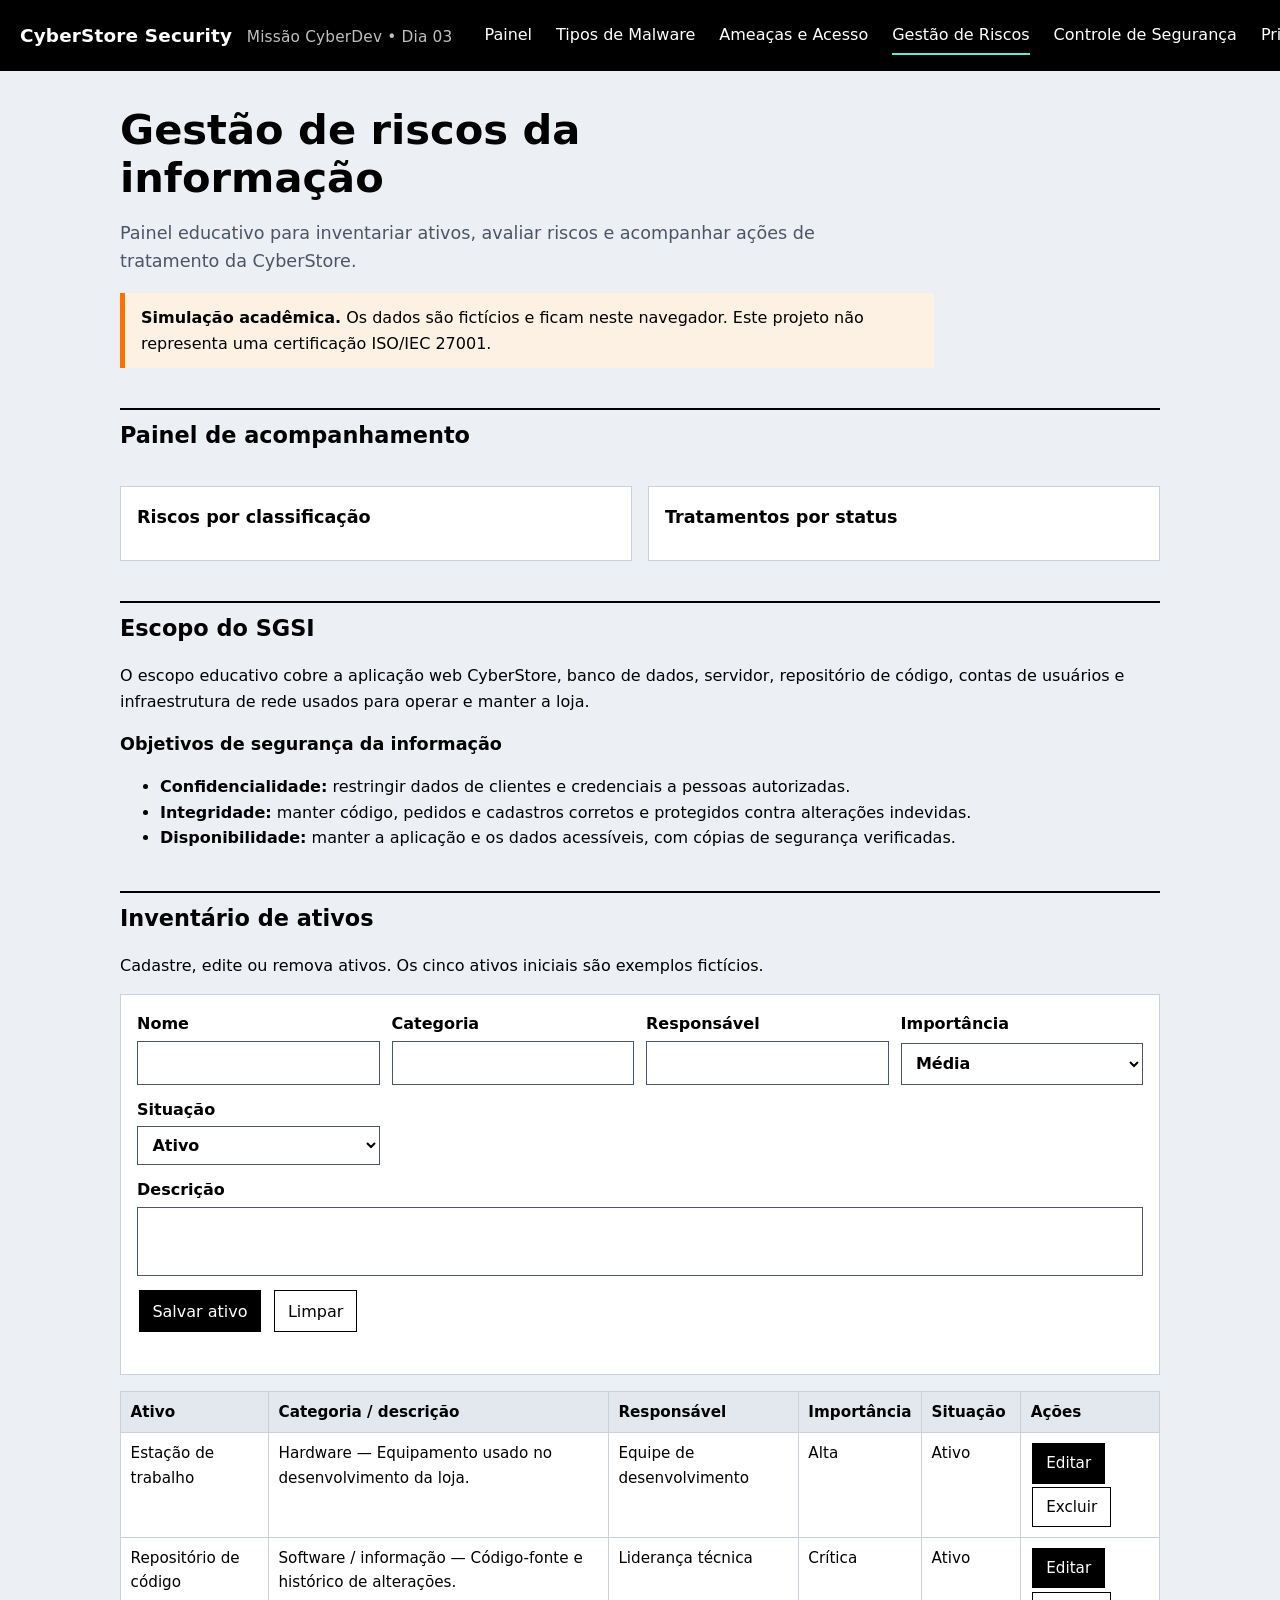
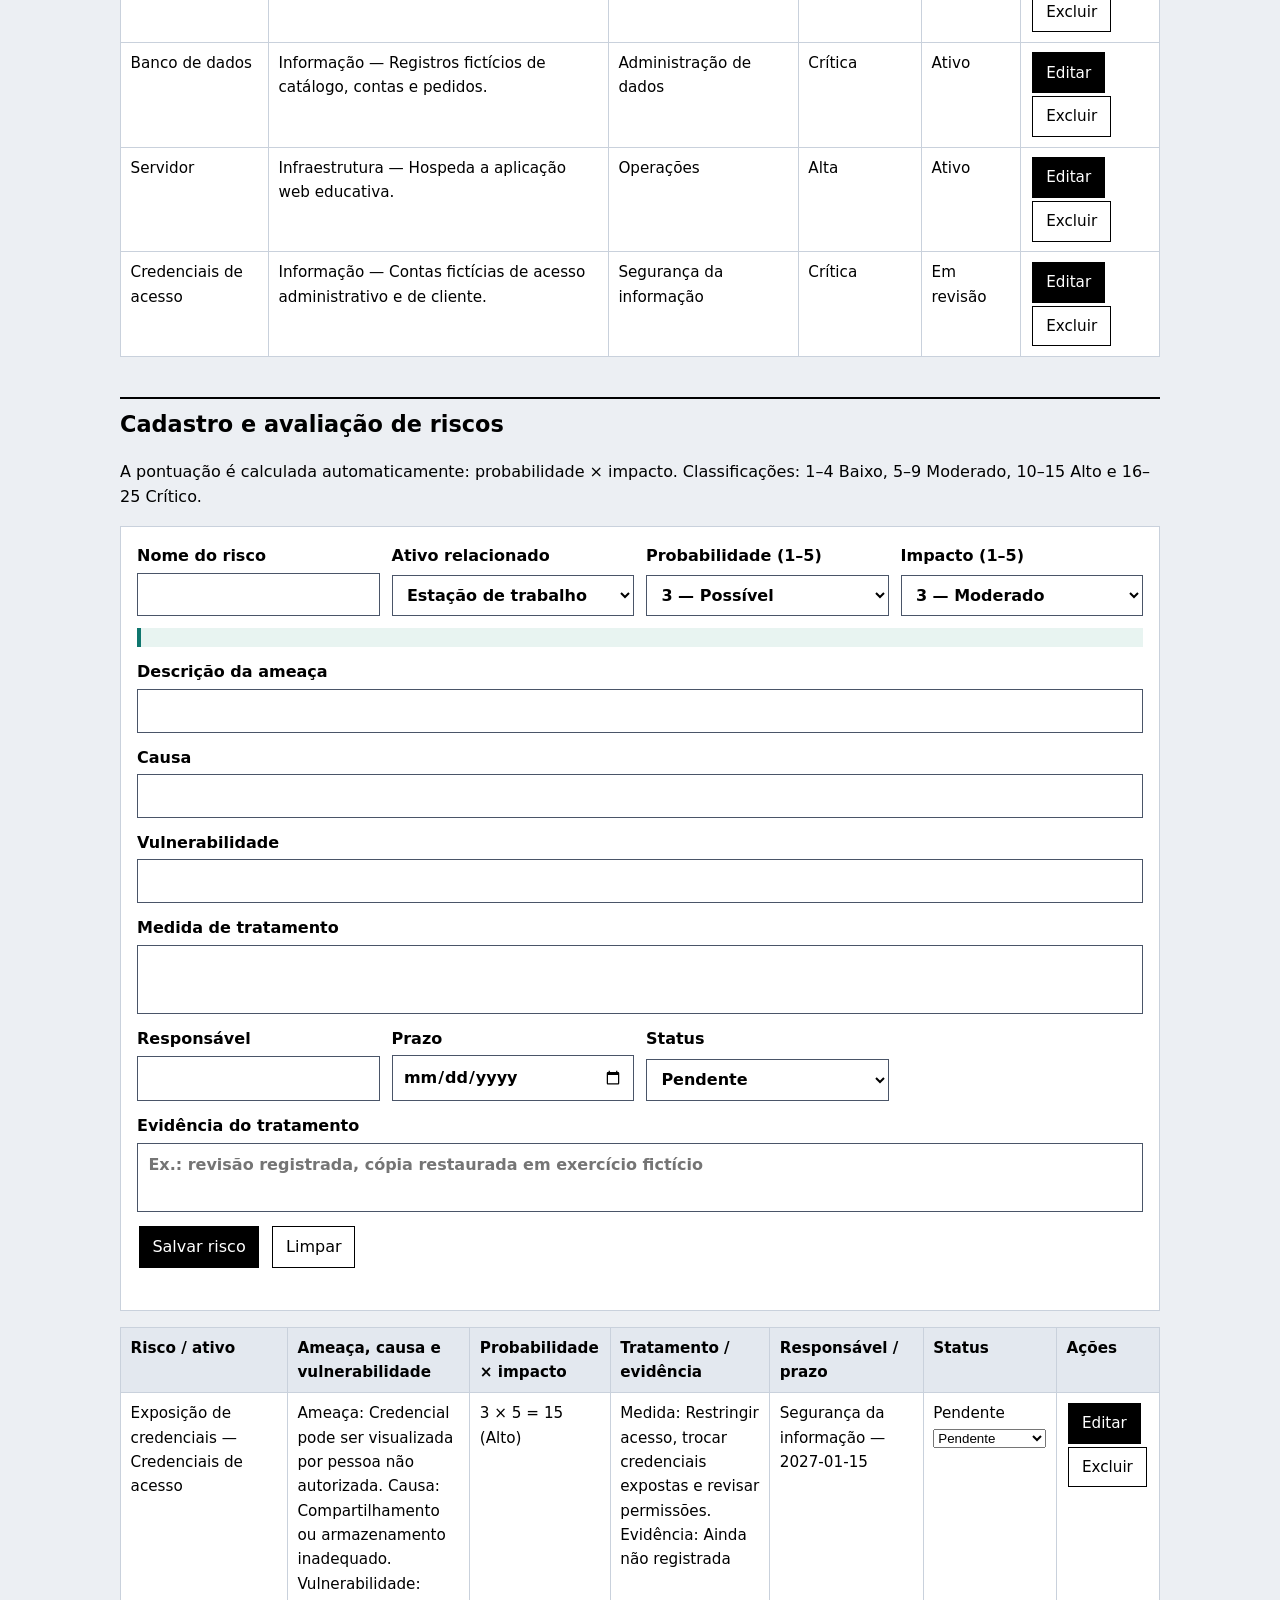
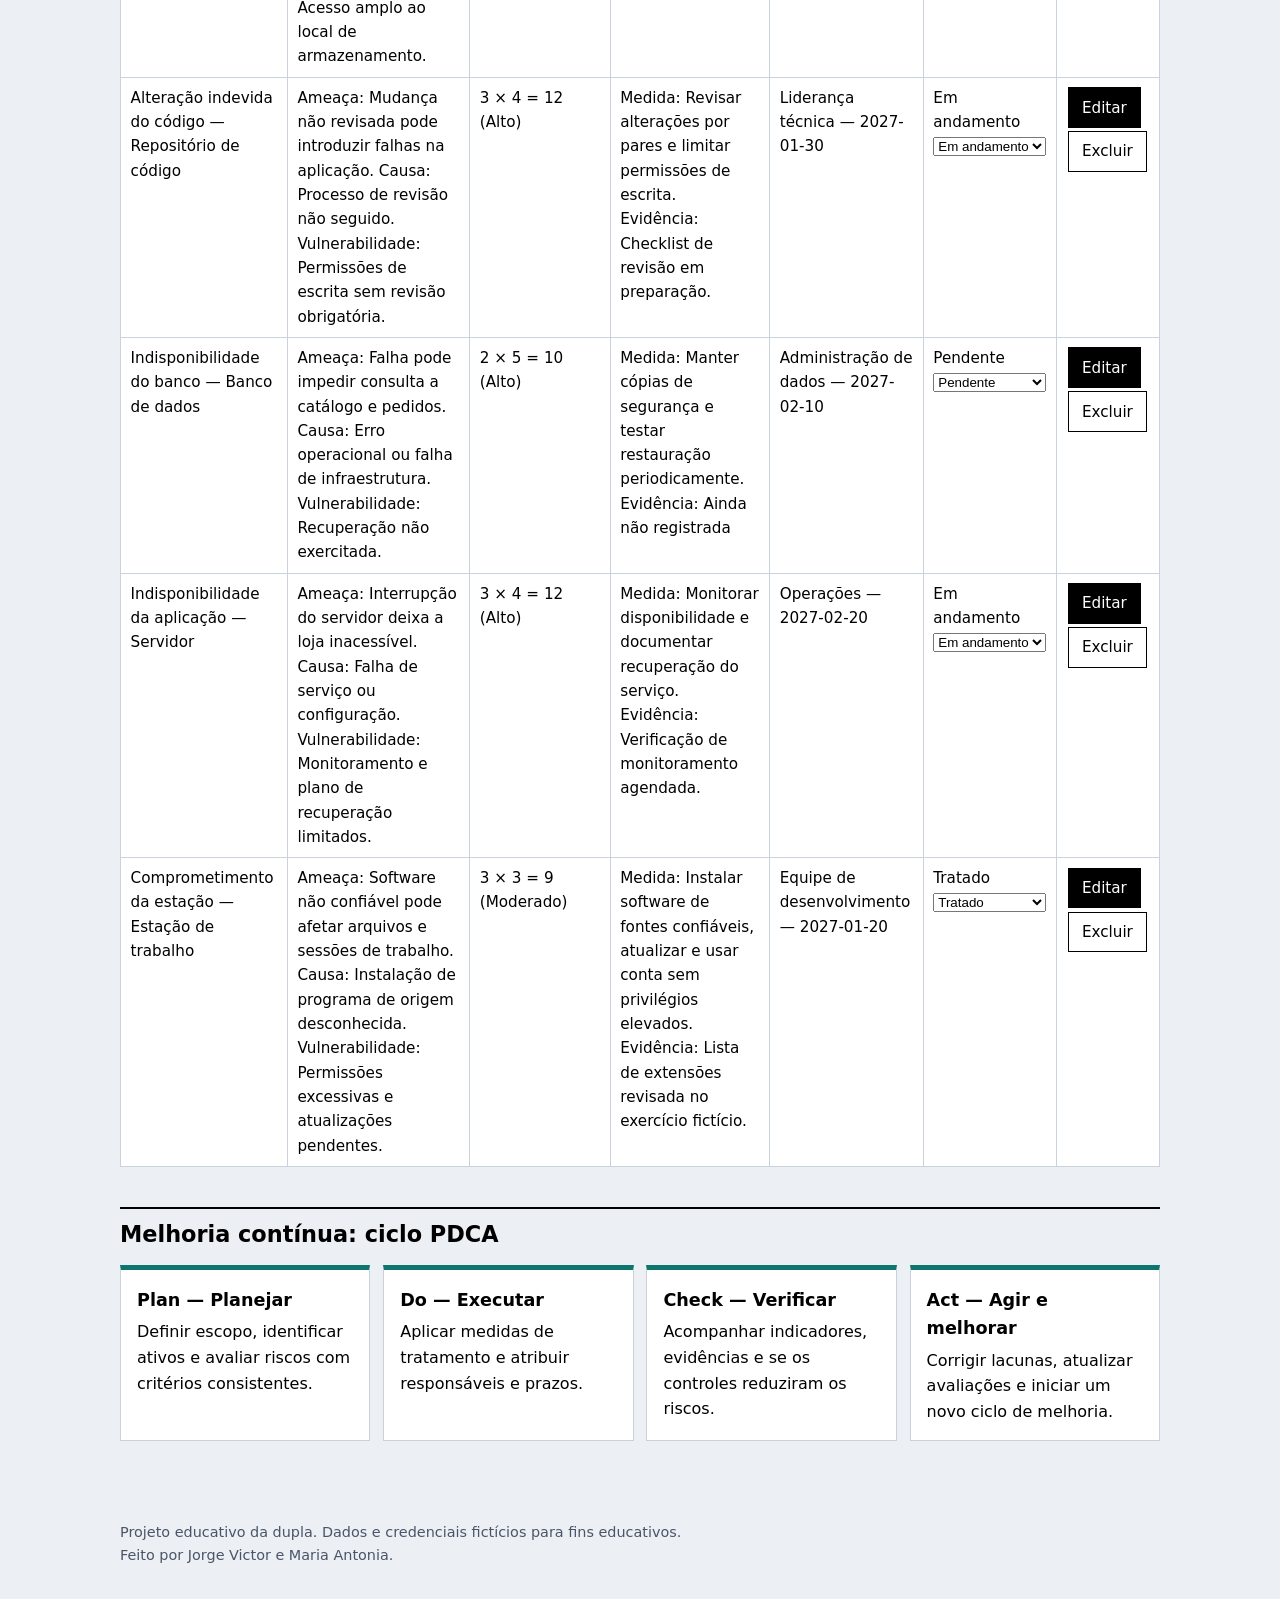
<file: gestao-riscos.html>
<!DOCTYPE html>
<html lang="pt-BR">

<head>
    <meta charset="UTF-8">
    <meta name="viewport" content="width=device-width, initial-scale=1">
    <title>Gestão de Riscos | CyberStore Security</title>
    <link rel="stylesheet" href="css/style.css">
</head>

<body>
    <a class="pular" href="#conteudo">Ir para o conteúdo</a>
    <header class="topo">
        <div class="in">
            <div class="marca">CyberStore Security <small>Missão CyberDev • Dia 03</small></div>
            <nav aria-label="Principal">
                <a href="index.html">Painel</a>
                <a href="malware.html">Tipos de Malware</a>
                <a href="ameacas.html">Ameaças e Acesso</a>
                <a href="gestao-riscos.html" aria-current="page">Gestão de Riscos</a>
                <a href="controles-seguranca.html">Controle de Segurança</a>
                <a href="privacidade.html" ">Privacidade</a>

            </nav>
        </div>
    </header>
    <main id=" conteudo">
                    <h1>Gestão de riscos da informação</h1>
                    <p class="lead">Painel educativo para inventariar ativos, avaliar riscos e acompanhar ações de
                        tratamento da
                        CyberStore.</p>
                    <p class="aviso"><strong>Simulação acadêmica.</strong> Os dados são fictícios e ficam neste
                        navegador. Este
                        projeto não representa uma certificação ISO/IEC 27001.</p>
                    <section aria-labelledby="indicadores-titulo">
                        <h2 id="indicadores-titulo">Painel de acompanhamento</h2>
                        <div id="metricas" class="metricas" aria-live="polite"></div>
                        <div class="graficos">
                            <article class="painel">
                                <h3>Riscos por classificação</h3>
                                <div id="grafico-riscos" class="grafico" role="img"
                                    aria-label="Gráfico de riscos por classificação"></div>
                            </article>
                            <article class="painel">
                                <h3>Tratamentos por status</h3>
                                <div id="grafico-status" class="grafico" role="img"
                                    aria-label="Gráfico de tratamentos por status">
                                </div>
                            </article>
                        </div>
                    </section>
                    <section>
                        <h2>Escopo do SGSI</h2>
                        <p>O escopo educativo cobre a aplicação web CyberStore, banco de dados, servidor, repositório de
                            código,
                            contas de usuários e infraestrutura de rede usados para operar e manter a loja.</p>
                        <h3>Objetivos de segurança da informação</h3>
                        <ul>
                            <li><strong>Confidencialidade:</strong> restringir dados de clientes e credenciais a pessoas
                                autorizadas.</li>
                            <li><strong>Integridade:</strong> manter código, pedidos e cadastros corretos e protegidos
                                contra
                                alterações indevidas.</li>
                            <li><strong>Disponibilidade:</strong> manter a aplicação e os dados acessíveis, com cópias
                                de segurança
                                verificadas.</li>
                        </ul>
                    </section>
                    <section>
                        <h2>Inventário de ativos</h2>
                        <p>Cadastre, edite ou remova ativos. Os cinco ativos iniciais são exemplos fictícios.</p>
                        <form id="ativo-form" class="form-painel" novalidate><input type="hidden" id="ativo-id">
                            <div class="campos"><label>Nome<input id="ativo-nome" required
                                        maxlength="80"></label><label>Categoria<input id="ativo-categoria" required
                                        maxlength="60"></label><label>Responsável<input id="ativo-responsavel" required
                                        maxlength="80"></label><label>Importância<select id="ativo-importancia">
                                        <option>Crítica</option>
                                        <option>Alta</option>
                                        <option selected>Média</option>
                                        <option>Baixa</option>
                                    </select></label><label>Situação<select id="ativo-situacao">
                                        <option>Ativo</option>
                                        <option>Em revisão</option>
                                        <option>Inativo</option>
                                    </select></label><label class="largo">Descrição<textarea id="ativo-descricao"
                                        required maxlength="300" rows="2"></textarea></label></div>
                            <div class="acoes"><button type="submit">Salvar ativo</button><button type="button"
                                    class="sec" id="ativo-cancelar">Limpar</button></div>
                            <p class="mensagem" id="ativo-mensagem" role="status" aria-live="polite"></p>
                        </form>
                        <div class="rolagem">
                            <table>
                                <thead>
                                    <tr>
                                        <th>Ativo</th>
                                        <th>Categoria / descrição</th>
                                        <th>Responsável</th>
                                        <th>Importância</th>
                                        <th>Situação</th>
                                        <th>Ações</th>
                                    </tr>
                                </thead>
                                <tbody id="ativos-lista"></tbody>
                            </table>
                        </div>
                    </section>
                    <section>
                        <h2>Cadastro e avaliação de riscos</h2>
                        <p>A pontuação é calculada automaticamente: probabilidade × impacto. Classificações: 1–4 Baixo,
                            5–9
                            Moderado, 10–15 Alto e 16–25 Crítico.</p>
                        <form id="risco-form" class="form-painel" novalidate><input type="hidden" id="risco-id">
                            <div class="campos"><label>Nome do risco<input id="risco-nome" required
                                        maxlength="100"></label><label>Ativo relacionado<select id="risco-ativo"
                                        required></select></label><label>Probabilidade (1–5)<select
                                        id="risco-probabilidade">
                                        <option value="1">1 — Rara</option>
                                        <option value="2">2 — Improvável</option>
                                        <option value="3" selected>3 — Possível</option>
                                        <option value="4">4 — Provável</option>
                                        <option value="5">5 — Quase certa</option>
                                    </select></label><label>Impacto (1–5)<select id="risco-impacto">
                                        <option value="1">1 — Insignificante</option>
                                        <option value="2">2 — Menor</option>
                                        <option value="3" selected>3 — Moderado</option>
                                        <option value="4">4 — Maior</option>
                                        <option value="5">5 — Severo</option>
                                    </select></label>
                                <p class="pontuacao largo" id="risco-pontuacao" aria-live="polite"></p><label
                                    class="largo">Descrição da ameaça<input id="risco-ameaca" required
                                        maxlength="220"></label><label class="largo">Causa<input id="risco-causa"
                                        required maxlength="220"></label><label class="largo">Vulnerabilidade<input
                                        id="risco-vulnerabilidade" required maxlength="220"></label><label
                                    class="largo">Medida de
                                    tratamento<textarea id="risco-medida" required maxlength="300"
                                        rows="2"></textarea></label><label>Responsável<input id="risco-responsavel"
                                        required maxlength="80"></label><label>Prazo<input id="risco-prazo" type="date"
                                        required></label><label>Status<select id="risco-status">
                                        <option>Pendente</option>
                                        <option>Em andamento</option>
                                        <option>Tratado</option>
                                    </select></label><label class="largo">Evidência do tratamento<textarea
                                        id="risco-evidencia" maxlength="300" rows="2"
                                        placeholder="Ex.: revisão registrada, cópia restaurada em exercício fictício"></textarea></label>
                            </div>
                            <div class="acoes"><button type="submit">Salvar risco</button><button type="button"
                                    class="sec" id="risco-cancelar">Limpar</button></div>
                            <p class="mensagem" id="risco-mensagem" role="status" aria-live="polite"></p>
                        </form>
                        <div class="rolagem">
                            <table>
                                <thead>
                                    <tr>
                                        <th>Risco / ativo</th>
                                        <th>Ameaça, causa e vulnerabilidade</th>
                                        <th>Probabilidade × impacto</th>
                                        <th>Tratamento / evidência</th>
                                        <th>Responsável / prazo</th>
                                        <th>Status</th>
                                        <th>Ações</th>
                                    </tr>
                                </thead>
                                <tbody id="riscos-lista"></tbody>
                            </table>
                        </div>
                    </section>
                    <section>
                        <h2>Melhoria contínua: ciclo PDCA</h2>
                        <div class="pdca">
                            <article>
                                <h3>Plan — Planejar</h3>
                                <p>Definir escopo, identificar ativos e avaliar riscos com critérios consistentes.</p>
                            </article>
                            <article>
                                <h3>Do — Executar</h3>
                                <p>Aplicar medidas de tratamento e atribuir responsáveis e prazos.</p>
                            </article>
                            <article>
                                <h3>Check — Verificar</h3>
                                <p>Acompanhar indicadores, evidências e se os controles reduziram os riscos.</p>
                            </article>
                            <article>
                                <h3>Act — Agir e melhorar</h3>
                                <p>Corrigir lacunas, atualizar avaliações e iniciar um novo ciclo de melhoria.</p>
                            </article>
                        </div>
                    </section>
                    </main>
                    <footer>Projeto educativo da dupla. Dados e credenciais fictícios para fins educativos.<br>Feito por
                        Jorge Victor e
                        Maria Antonia.</footer>
                    <script src="js/gestao-riscos.js"></script>
</body>

</html>
</file>
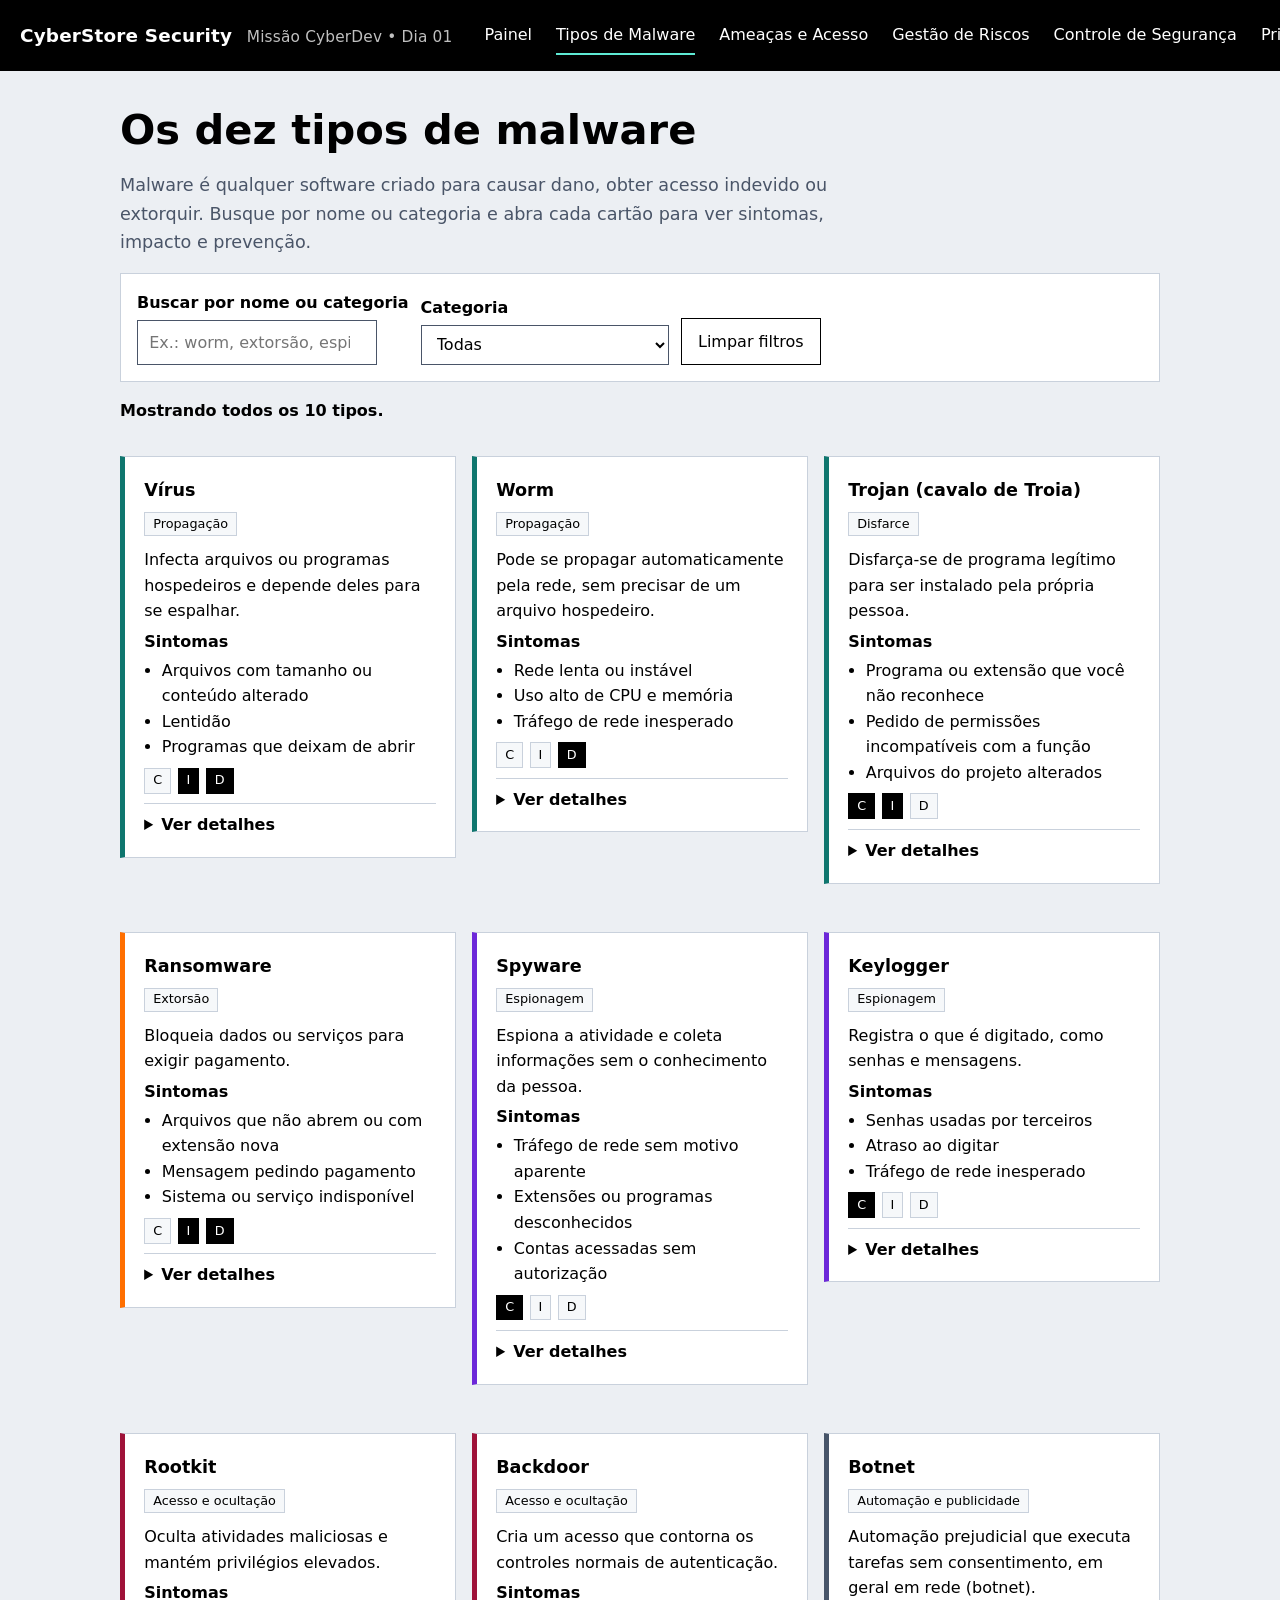
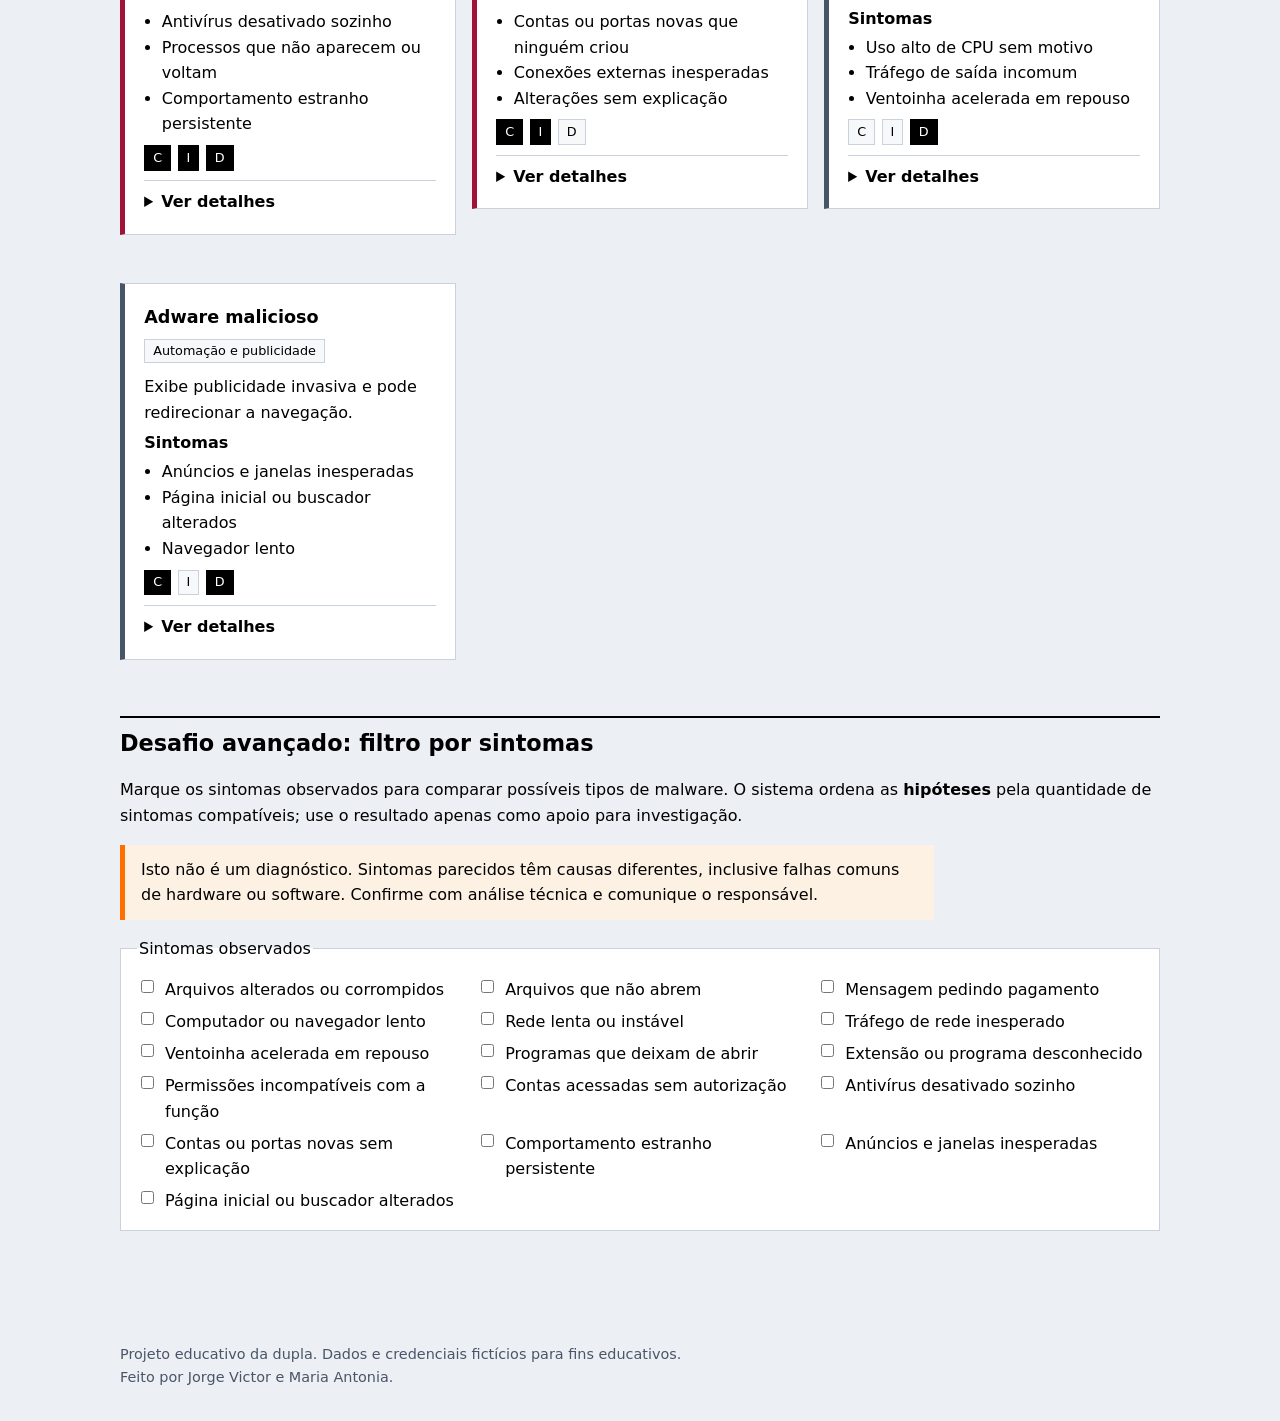
<file: malware.html>
<!DOCTYPE html>
<html lang="pt-BR">

<head>
  <meta charset="UTF-8">
  <meta name="viewport" content="width=device-width, initial-scale=1">
  <title>Tipos de malware | CyberStore Security</title>
  <link rel="stylesheet" href="css/style.css">
</head>

<body>
  <a class="pular" href="#conteudo">Ir para o conteúdo</a>
  <header class="topo">
    <div class="in">
      <div class="marca">CyberStore Security <small>Missão CyberDev • Dia 01</small></div>
      <nav aria-label="Principal">
        <a href="index.html">Painel</a>
        <a href="malware.html" aria-current="page">Tipos de Malware</a>
        <a href="ameacas.html">Ameaças e Acesso</a>
        <a href="gestao-riscos.html">Gestão de Riscos</a>
        <a href="controles-seguranca.html">Controle de Segurança</a>
        <a href="privacidade.html" ">Privacidade</a>

      </nav>
    </div>
  </header>

  <main id=" conteudo">
          <h1>Os dez tipos de malware</h1>
          <p class="lead">Malware é qualquer software criado para causar dano, obter acesso indevido ou extorquir.
            Busque por
            nome ou categoria e abra cada cartão para ver sintomas, impacto e prevenção.</p>

          <form class="busca" id="form-busca" role="search" onsubmit="return false">
            <div>
              <label for="busca">Buscar por nome ou categoria</label>
              <input type="search" id="busca" placeholder="Ex.: worm, extorsão, espionagem" autocomplete="off">
            </div>
            <div>
              <label for="categoria">Categoria</label>
              <select id="categoria">
                <option value="">Todas</option>
              </select>
            </div>
            <button type="button" class="sec" id="limpar">Limpar filtros</button>
          </form>
          <div id="status" role="status" aria-live="polite"></div>
          <div id="vazio"><strong>Nenhum resultado.</strong> Revise a grafia ou limpe os filtros para ver todos os
            cartões.
          </div>
          <section class="grade" id="grade" aria-label="Cartões de malware"></section>

          <h2 id="sintomas-titulo">Desafio avançado: filtro por sintomas</h2>
          <p>Marque os sintomas observados para comparar possíveis tipos de malware. O sistema ordena as
            <strong>hipóteses</strong>
            pela quantidade de sintomas compatíveis; use o resultado apenas como apoio para investigação.</p>
          <p class="aviso">Isto não é um diagnóstico. Sintomas parecidos têm causas diferentes, inclusive falhas comuns
            de
            hardware ou software. Confirme com análise técnica e comunique o responsável.</p>
          <fieldset class="sintomas" id="sintomas" style="border:1px solid var(--linha)">
            <legend>Sintomas observados</legend>
          </fieldset>
          <ol id="hipoteses" aria-live="polite"></ol>
          </main>
          <footer>Projeto educativo da dupla. Dados e credenciais fictícios para fins educativos.<br>Feito por Jorge
            Victor e
            Maria Antonia.</footer>
          <script src="js/script.js"></script>
</body>

</html>
</file>
<file: css/style.css>
:root {
  --fundo: #ECEFF3;
  --painel: #FFFFFF;
  --tinta: #000000;
  --tinta-2: #4A5568;
  --linha: #C9D1DC;
  --acento: #0F766E;
  --acento-2: #0B5D57;
  --alerta: #ff6f00;
  --alerta-bg: #FDF1E3;
  --foco: #1D4ED8;
}

* {
  box-sizing: border-box
}

html {
  scroll-behavior: smooth
}

body {
  margin: 0;
  background: var(--fundo);
  color: var(--tinta);
  font: 16px/1.6 "Segoe UI", system-ui, -apple-system, Roboto, "Helvetica Neue", Arial, sans-serif
}

a {
  color: var(--acento-2)
}

a:focus-visible,
button:focus-visible,
input:focus-visible,
summary:focus-visible,
select:focus-visible {
  outline: 3px solid var(--foco);
  outline-offset: 2px
}

.pular {
  position: absolute;
  left: -999px;
  top: 0;
  background: var(--tinta);
  color: #fff;
  padding: .5rem 1rem
}

.pular:focus {
  left: 0;
  z-index: 10
}

header.topo {
  background: var(--tinta);
  color: #fff;
  padding: 1rem 1.25rem
}

header.topo .in {
  width: 100%;
  max-width: 1600px;
  margin: auto;
  display: flex;
  flex-wrap: nowrap;
  gap: 1rem 2rem;
  align-items: center;
  justify-content: space-between
}

.marca {
  font-weight: 700;
  font-size: 1.15rem;
  letter-spacing: .01em;
  white-space: nowrap
}

.marca small {
  font-weight: 400;
  opacity: .75;
  margin-left: .5rem
}

header.topo nav {
  display: flex;
  align-items: center;
  gap: 1.5rem;
  flex-shrink: 0
}

header.topo nav a {
  color: #fff;
  text-decoration: none;
  padding: .35rem 0;
  border-bottom: 2px solid transparent;
  margin: 0
}

header.topo nav a:hover {
  color: #99F6E4
}

header.topo nav a[aria-current="page"] {
  border-bottom-color: #5EEAD4
}

main {
  max-width: 1080px;
  margin: auto;
  padding: 2rem 1.25rem 4rem
}

h1 {
  font-size: clamp(1.8rem, 4vw, 2.6rem);
  line-height: 1.15;
  margin: .2rem 0 .75rem;
  max-width: 20ch
}

h2 {
  font-size: 1.4rem;
  margin: 2.5rem 0 .75rem;
  padding-top: .5rem;
  border-top: 2px solid var(--tinta)
}

h3 {
  font-size: 1.1rem;
  margin: 0 0 .35rem
}

.lead {
  font-size: 1.1rem;
  color: var(--tinta-2);
  max-width: 68ch
}

.aviso {
  background: var(--alerta-bg);
  border-left: 5px solid var(--alerta);
  padding: .75rem 1rem;
  max-width: 80ch;
  margin: 1rem 0
}

.ficha {
  display: grid;
  grid-template-columns: repeat(auto-fit, minmax(200px, 1fr));
  gap: .75rem;
  margin: 1rem 0
}

.ficha div {
  background: var(--painel);
  border: 1px solid var(--linha);
  padding: .7rem .9rem
}

.ficha dt {
  font-size: .85rem;
  color: var(--tinta-2)
}

.ficha dd {
  margin: .1rem 0 0;
  font-weight: 600;
  word-break: break-word
}

.ficha input {
  width: 100%;
  font: inherit;
  border: 0;
  border-bottom: 1px dashed var(--tinta-2);
  background: transparent;
  padding: .1rem 0
}

.busca {
  display: flex;
  flex-wrap: wrap;
  gap: .75rem;
  align-items: end;
  background: var(--painel);
  border: 1px solid var(--linha);
  padding: 1rem;
  margin: 1rem 0
}

.busca label {
  display: block;
  font-weight: 600;
  margin-bottom: .25rem
}

.busca input[type=search],
.busca select {
  font: inherit;
  padding: .55rem .7rem;
  border: 1px solid var(--tinta-2);
  background: #fff;
  min-width: 240px
}

.busca button {
  font: inherit;
  padding: .6rem 1rem;
  border: 1px solid var(--tinta);
  background: var(--tinta);
  color: #fff;
  cursor: pointer
}

.busca button.sec {
  background: #fff;
  color: var(--tinta)
}

.login-demo {
  display: grid;
  grid-template-columns: repeat(auto-fit, minmax(220px, 1fr));
  gap: .75rem;
  align-items: end;
  background: var(--painel);
  border: 1px solid var(--linha);
  padding: 1rem;
  margin: 1rem 0;
  max-width: 760px
}

.login-demo label {
  display: block;
  font-weight: 600;
  margin-bottom: .25rem
}

.login-demo input {
  width: 100%;
  font: inherit;
  padding: .55rem .7rem;
  border: 1px solid var(--tinta-2);
  background: #fff
}

.login-demo button {
  font: inherit;
  padding: .6rem 1rem;
  border: 1px solid var(--tinta);
  background: var(--tinta);
  color: #fff;
  cursor: pointer
}

.login-demo button:disabled {
  opacity: .65;
  cursor: not-allowed
}

#login-status {
  min-height: 1.6em;
  font-weight: 600
}

#status {
  margin: .5rem 0 1rem;
  font-weight: 600
}

#vazio {
  background: var(--painel);
  border: 2px dashed var(--linha);
  padding: 1.25rem;
  display: none
}

.grade {
  display: grid;
  grid-template-columns: repeat(auto-fill, minmax(310px, 1fr));
  gap: 1rem;
  align-items: start
}

.cartao {
  background: var(--painel);
  border: 1px solid var(--linha);
  border-left: 6px solid var(--acento);
  padding: 1rem 1.1rem
}

.cartao[data-cat="Extorsão"] {
  border-left-color: var(--alerta)
}

.cartao[data-cat="Espionagem"] {
  border-left-color: #6D28D9
}

.cartao[data-cat="Acesso e ocultação"] {
  border-left-color: #9F1239
}

.cartao[data-cat="Automação e publicidade"] {
  border-left-color: #475569
}

.cartao[hidden] {
  display: none
}

.tag {
  display: inline-block;
  font-size: .8rem;
  border: 1px solid var(--linha);
  padding: .05rem .5rem;
  margin: 0 .3rem .4rem 0;
  background: #F6F8FA
}

.cartao p {
  margin: .3rem 0
}

.cartao ul {
  margin: .2rem 0 .5rem 1.1rem;
  padding: 0
}

details {
  margin-top: .6rem;
  border-top: 1px solid var(--linha);
  padding-top: .5rem
}

summary {
  cursor: pointer;
  font-weight: 600
}

.cid {
  display: flex;
  gap: .4rem;
  margin: .5rem 0
}

.cid span {
  font-size: .8rem;
  padding: .1rem .5rem;
  border: 1px solid var(--linha);
  background: #F6F8FA
}

.cid span.on {
  background: var(--tinta);
  color: #fff;
  border-color: var(--tinta)
}

.sintomas {
  display: grid;
  grid-template-columns: repeat(auto-fit, minmax(260px, 1fr));
  gap: .4rem .9rem;
  background: var(--painel);
  border: 1px solid var(--linha);
  padding: 1rem;
  margin: 1rem 0
}

.sintomas label {
  display: flex;
  gap: .5rem;
  align-items: flex-start
}

#hipoteses {
  list-style: none;
  margin: 1rem 0;
  padding: 0;
  display: grid;
  gap: .5rem
}

#hipoteses li {
  background: var(--painel);
  border: 1px solid var(--linha);
  padding: .6rem .9rem
}

.barra {
  height: 8px;
  background: var(--linha);
  margin-top: .35rem
}

.barra i {
  display: block;
  height: 100%;
  background: var(--acento)
}

.ocorrencia {
  background: var(--painel);
  border: 1px solid var(--linha);
  padding: 1rem 1.25rem;
  margin: 1rem 0;
  max-width: 90ch
}

.ocorrencia h3 {
  display: flex;
  flex-wrap: wrap;
  gap: .5rem;
  align-items: baseline
}

.ocorrencia .rotulo {
  font-weight: 700;
  display: block;
  margin-top: .5rem
}

table {
  border-collapse: collapse;
  width: 100%;
  background: var(--painel);
  font-size: .95rem
}

th,
td {
  border: 1px solid var(--linha);
  padding: .5rem .6rem;
  text-align: left;
  vertical-align: top
}

th {
  background: #E3E8EF
}

.rolagem {
  overflow-x: auto
}

footer {
  max-width: 1080px;
  margin: auto;
  padding: 1rem 1.25rem 2rem;
  color: var(--tinta-2);
  font-size: .9rem
}

.topo nav a {
  white-space: nowrap
}

.topo nav {
  flex-wrap: wrap
}

.metricas {
  display: grid;
  grid-template-columns: repeat(auto-fit, minmax(120px, 1fr));
  gap: .65rem;
  margin: 1rem 0
}

.metrica,
.painel,
.form-painel {
  background: var(--painel);
  border: 1px solid var(--linha);
  padding: 1rem
}

.metrica {
  display: grid;
  gap: .15rem
}

.metrica span {
  color: var(--tinta-2);
  font-size: .9rem
}

.metrica strong {
  font-size: 1.65rem;
  line-height: 1.2
}

.graficos {
  display: grid;
  grid-template-columns: repeat(auto-fit, minmax(min(100%, 320px), 1fr));
  gap: 1rem
}

.grafico {
  display: grid;
  gap: .7rem;
  margin-top: .8rem
}

.barra-topo {
  display: flex;
  justify-content: space-between;
  gap: 1rem
}

.trilho {
  height: 12px;
  background: #e3e8ef;
  border-radius: 8px;
  overflow: hidden
}

.trilho i {
  display: block;
  height: 100%;
  border-radius: 8px
}

.form-painel {
  margin: 1rem 0
}

.campos {
  display: grid;
  grid-template-columns: repeat(auto-fit, minmax(min(100%, 220px), 1fr));
  gap: .75rem
}

.campos label {
  display: grid;
  gap: .25rem;
  font-weight: 600
}

.campos input,
.campos select,
.campos textarea {
  width: 100%;
  font: inherit;
  padding: .5rem .65rem;
  border: 1px solid var(--tinta-2);
  background: #fff;
  color: var(--tinta)
}

.campos textarea {
  resize: none
}

textarea {
  resize: none
}

.campos .largo,
.pontuacao {
  grid-column: 1/-1
}

.pontuacao {
  font-weight: 700;
  margin: 0;
  padding: .6rem;
  background: #e8f4f1;
  border-left: 4px solid var(--acento)
}

.acoes {
  display: flex;
  gap: .6rem;
  flex-wrap: wrap;
  margin-top: .8rem
}

.acoes button,
.rolagem button {
  font: inherit;
  padding: .45rem .8rem;
  border: 1px solid var(--tinta);
  background: var(--tinta);
  color: #fff;
  cursor: pointer;
  margin: .1rem
}

.acoes .sec,
.rolagem button.sec {
  background: #fff;
  color: var(--tinta)
}

.mensagem {
  min-height: 1.5em;
  font-weight: 600;
  margin: .5rem 0 0
}

.pdca {
  display: grid;
  grid-template-columns: repeat(auto-fit, minmax(min(100%, 220px), 1fr));
  gap: .8rem
}

.pdca article {
  background: var(--painel);
  border: 1px solid var(--linha);
  border-top: 5px solid var(--acento);
  padding: 1rem
}

.pdca p {
  margin: .25rem 0 0
}

.privacidade__selo {
  display: inline-block;
  padding: .25rem .65rem;
  border: 1px solid var(--acento);
  color: var(--acento-2);
  font-size: .78rem;
  font-weight: 700;
  letter-spacing: .06em;
}

.privacidade__secao {
  margin: 2rem 0;
}

.privacidade__secao>p {
  max-width: 82ch;
}

.formulario {
  display: grid;
  grid-template-columns: repeat(2, minmax(0, 1fr));
  gap: 1rem;
  max-width: 850px;
  margin: 1rem 0 1.5rem;
  padding: 1.2rem;
  background: var(--painel);
  border: 1px solid var(--linha);
}

.campo {
  display: flex;
  flex-direction: column;
  gap: .3rem;
}

.campo--amplo {
  grid-column: 1 / -1;
}

.campo label {
  font-weight: 700;
}

.campo input,
.campo select,
.campo textarea {
  width: 100%;
  padding: .65rem .75rem;
  border: 1px solid var(--tinta-2);
  border-radius: 3px;
  background: #fff;
  color: var(--tinta);
  font: inherit;
}

.campo small,
.nota {
  color: var(--tinta-2);
  font-size: .9rem;
}

.formulario button {
  justify-self: start;
  padding: .65rem 1rem;
  border: 1px solid var(--tinta);
  background: var(--tinta);
  color: #fff;
  font: inherit;
  font-weight: 700;
  cursor: pointer;
}

.formulario button:hover {
  background: var(--acento-2);
}

.mensagem {
  grid-column: 1 / -1;
  min-height: 1.5rem;
  margin: 0;
  font-weight: 700;
}

.mensagem--sucesso {
  color: #166534;
}

.mensagem--erro {
  color: #9f1239;
}

.cartao {
  max-width: 850px;
  margin: 1rem 0;
  padding: 1.2rem;
  background: var(--painel);
  border: 1px solid var(--linha);
  border-left: 5px solid var(--acento);
}

.cartao h3 {
  margin-top: 1rem;
}

.cartao h3:first-child {
  margin-top: 0;
}

.tabela-rolagem {
  overflow-x: auto;
  margin: 1rem 0;
}

.tabela-rolagem table {
  min-width: 680px;
}

.modelo {
  display: grid;
  grid-template-columns: minmax(0, 1fr) auto minmax(0, 1fr);
  gap: 1rem;
  align-items: center;
  max-width: 850px;
  margin: 1rem 0;
}

.modelo__entidade {
  padding: 1rem;
  background: var(--painel);
  border: 1px solid var(--linha);
  border-top: 5px solid var(--acento);
}

.modelo__entidade h3 {
  margin-bottom: .8rem;
}

.modelo__entidade p {
  margin: .25rem 0;
  overflow-wrap: anywhere;
}

.modelo__relacao {
  font-weight: 800;
  color: var(--acento-2);
}

@media (max-width: 700px) {
  .formulario {
    grid-template-columns: 1fr;
  }

  .campo--amplo,
  .mensagem {
    grid-column: auto;
  }

  .modelo {
    grid-template-columns: 1fr;
  }

  .modelo__relacao {
    text-align: center;
  }
}


@media(max-width:560px) {
  header.topo nav {
    width: 100%;
    gap: .25rem .85rem
  }

  .topo nav a {
    font-size: .92rem
  }

  .rolagem table {
    min-width: 680px
  }

  .acoes button {
    flex: 1
  }
}

@media (prefers-reduced-motion:reduce) {
  html {
    scroll-behavior: auto
  }
}

@media (max-width:1000px) {
  header.topo .in {
    flex-wrap: wrap
  }

  header.topo nav {
    gap: 1.25rem
  }
}

@media (max-width:560px) {
  header.topo .in {
    align-items: flex-start
  }

  header.topo nav {
    flex-wrap: wrap;
    gap: .5rem 1rem
  }

  .busca input[type=search],
  .busca select {
    min-width: 0;
    width: 100%
  }

  .busca>div {
    width: 100%
  }
}
</file>
